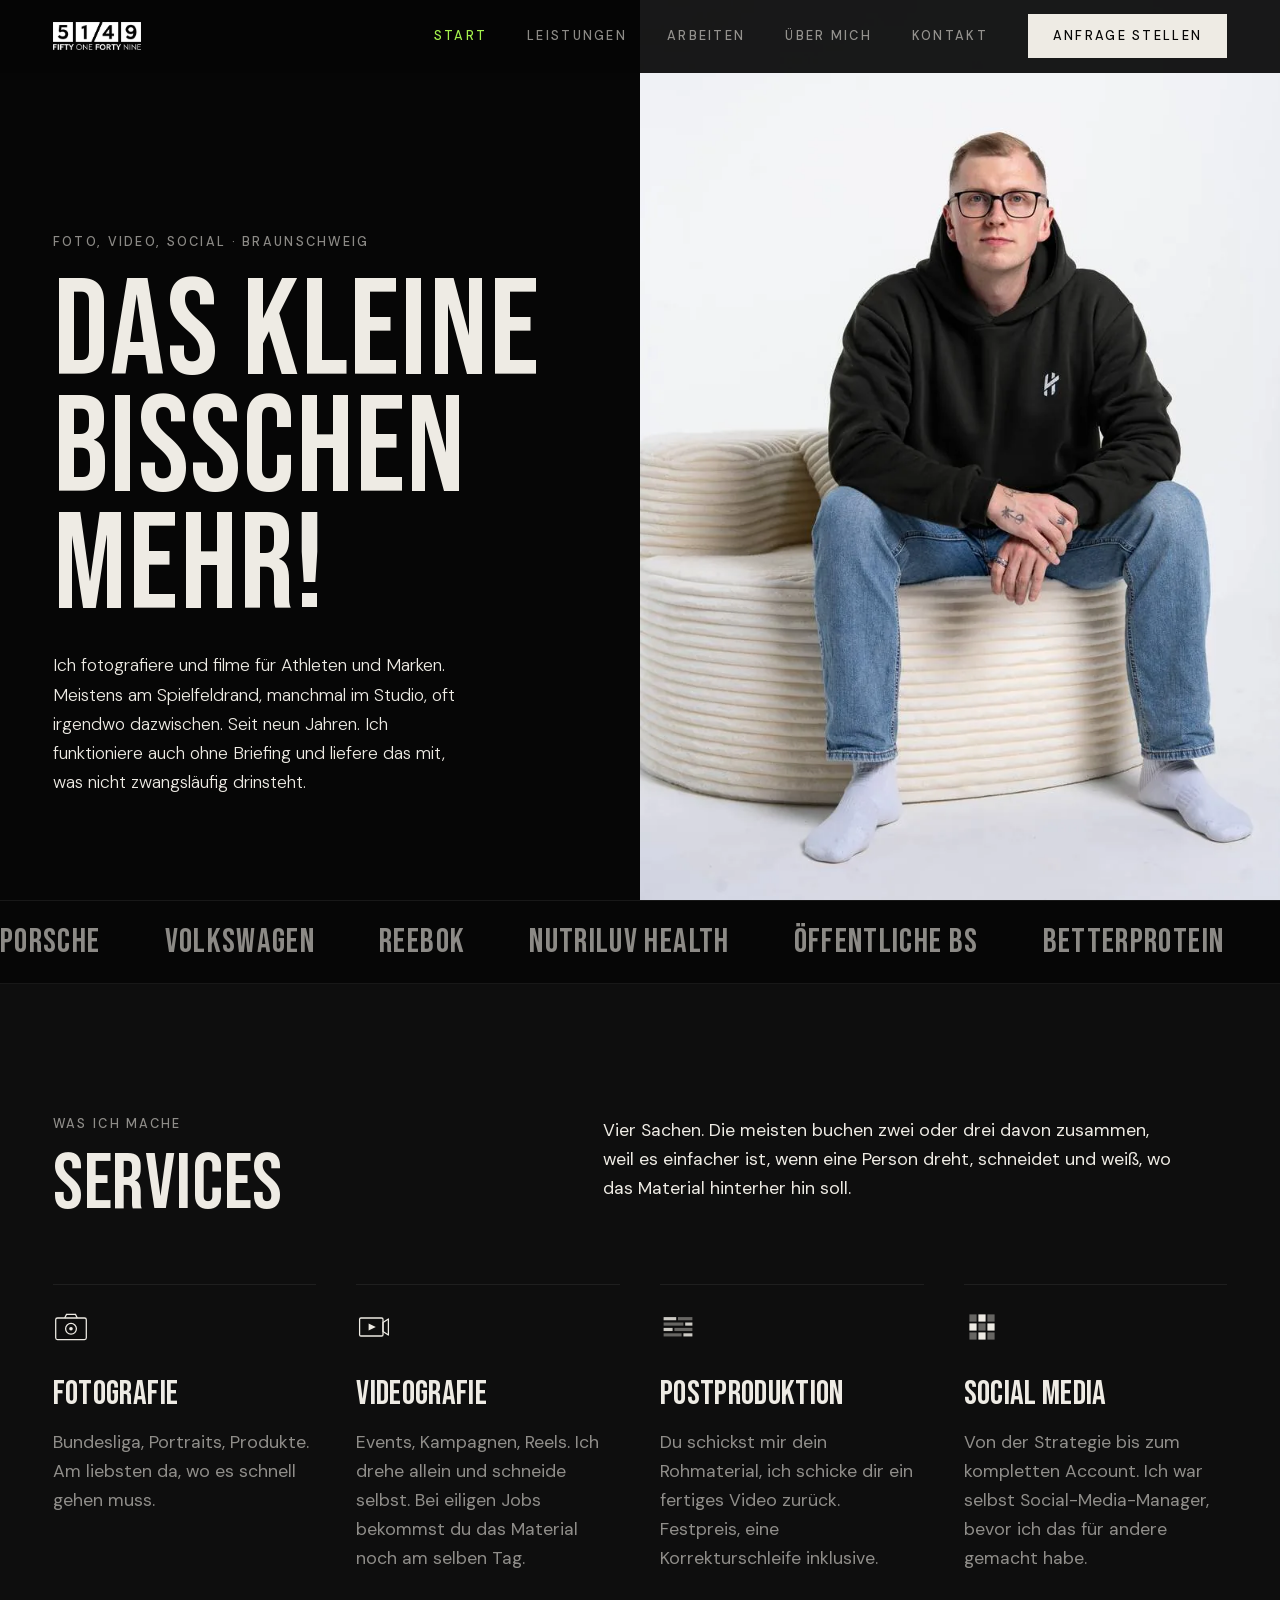
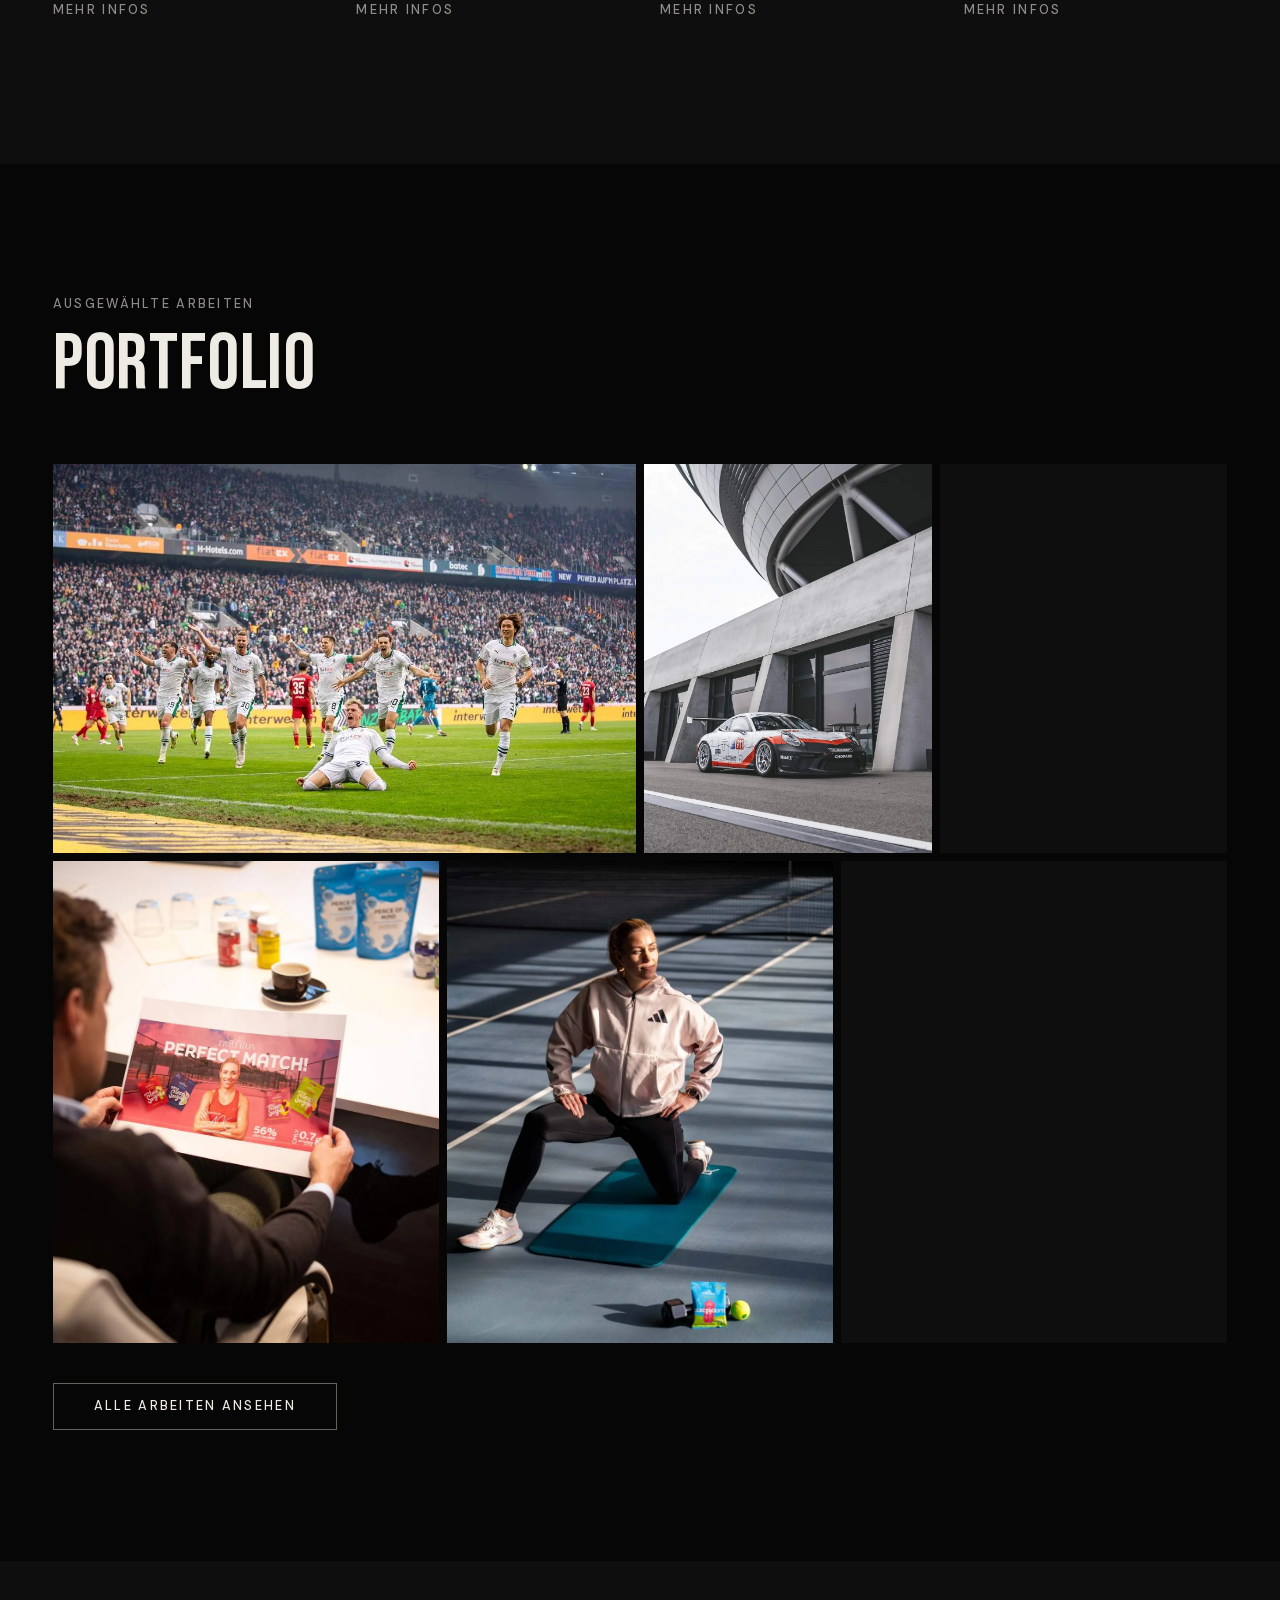
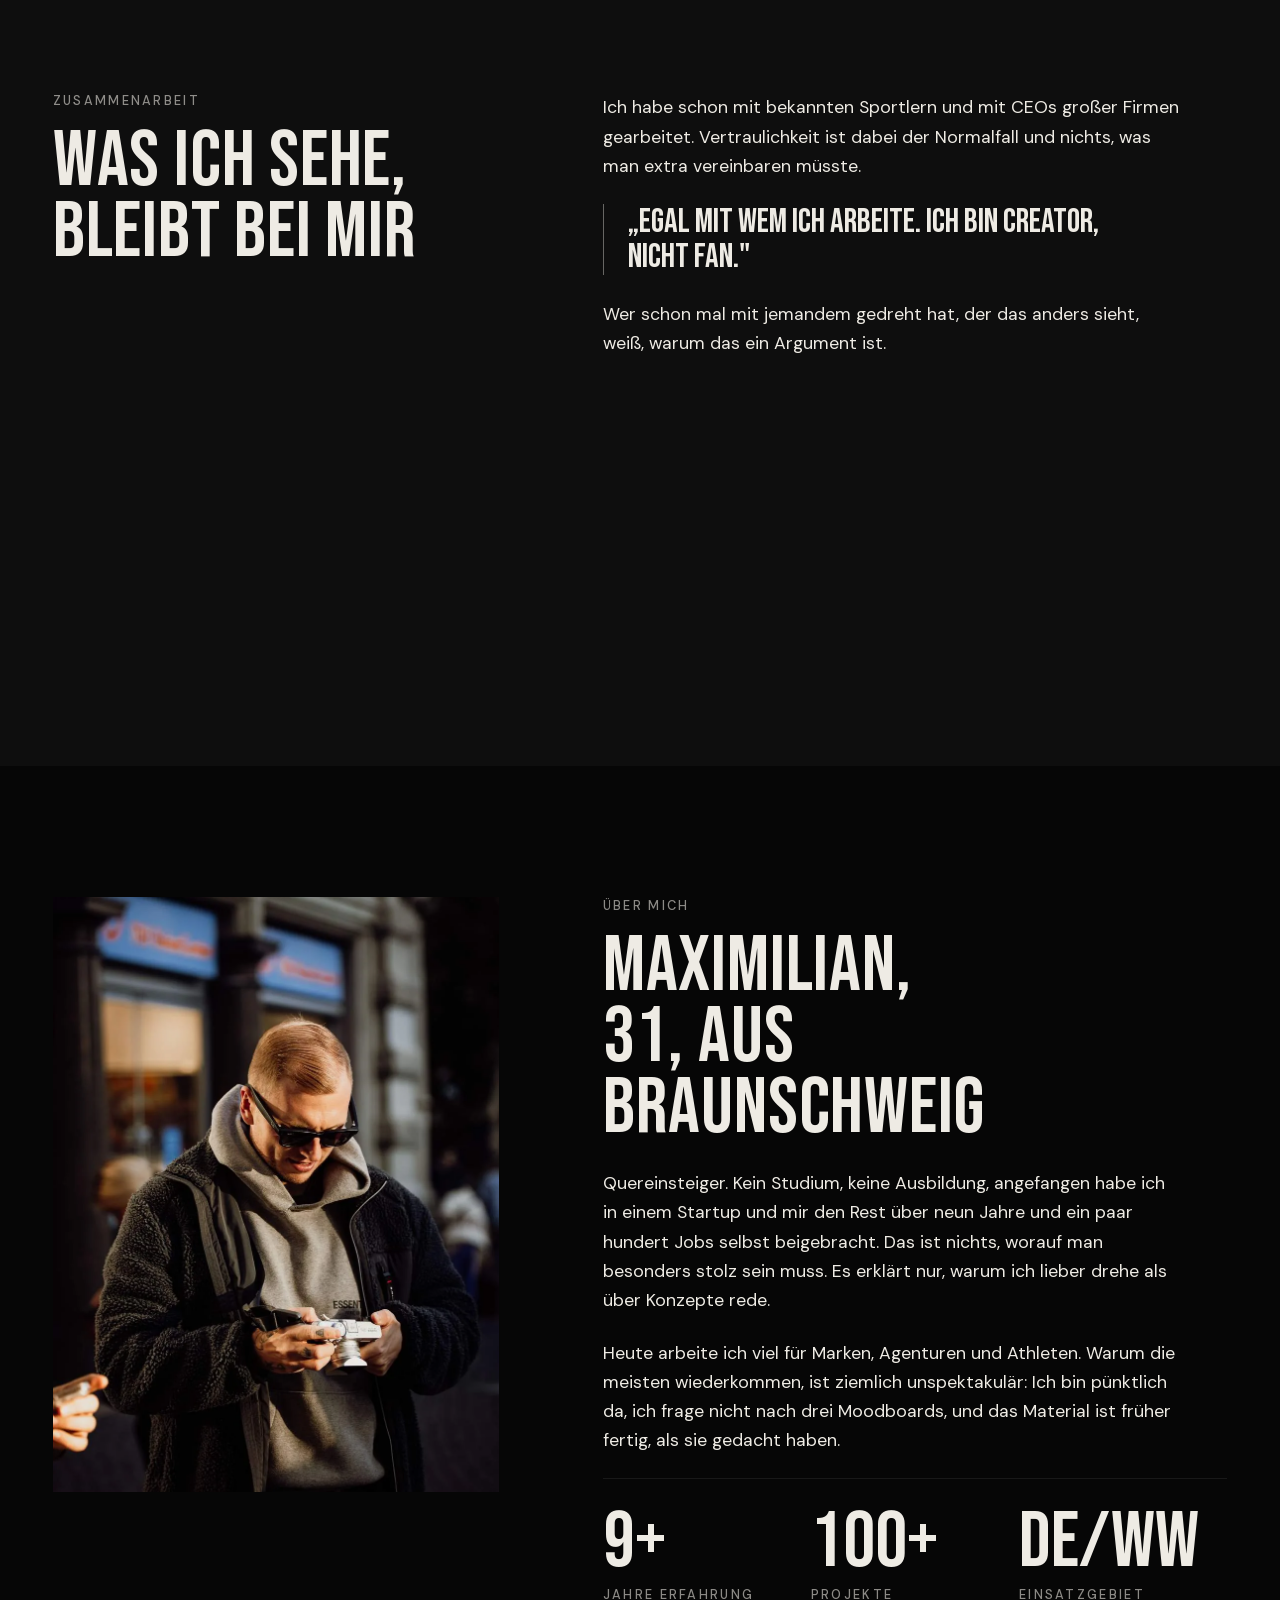
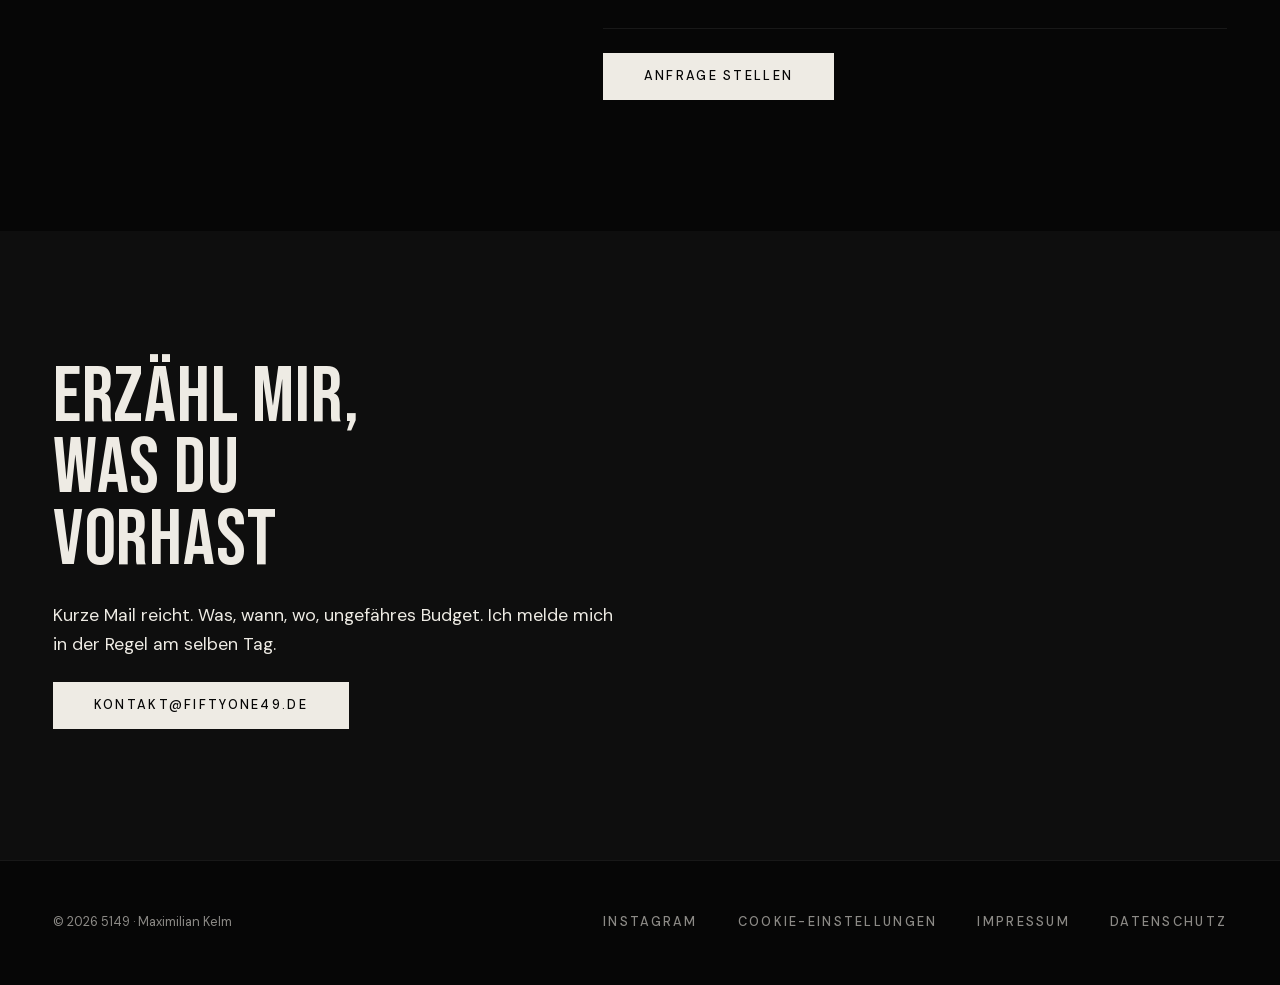
<file: index.html>
<!DOCTYPE html>
<html lang="de">
<head>
<meta charset="utf-8">
<meta name="viewport" content="width=device-width, initial-scale=1">
<title>5149 · Maximilian Kelm | Foto, Video und Social aus Braunschweig</title>
<meta name="description" content="Fotograf und Videograf aus Braunschweig. Sport, Portraits, Marken. Ich drehe allein, schneide selbst und liefere bei eiligen Jobs am selben Tag.">
<link rel="canonical" href="https://fiftyone49.de/">
<meta name="theme-color" content="#060606">
<meta property="og:type" content="website">
<meta property="og:locale" content="de_DE">
<meta property="og:site_name" content="5149 · Maximilian Kelm">
<meta property="og:url" content="https://fiftyone49.de/">
<meta property="og:title" content="5149 · Maximilian Kelm | Foto, Video und Social aus Braunschweig">
<meta property="og:description" content="Fotograf und Videograf aus Braunschweig. Sport, Portraits, Marken. Ich drehe allein, schneide selbst und liefere bei eiligen Jobs am selben Tag.">
<meta property="og:image" content="https://fiftyone49.de/og-image.jpg">
<meta property="og:image:width" content="1200">
<meta property="og:image:height" content="630">
<meta name="twitter:card" content="summary_large_image">
<meta name="twitter:title" content="5149 · Maximilian Kelm | Foto, Video und Social aus Braunschweig">
<meta name="twitter:description" content="Fotograf und Videograf aus Braunschweig. Sport, Portraits, Marken. Ich drehe allein, schneide selbst und liefere bei eiligen Jobs am selben Tag.">
<meta name="twitter:image" content="https://fiftyone49.de/og-image.jpg">
<link rel="preload" href="/assets/fonts/bebas-neue-400-latin.woff2" as="font" type="font/woff2" crossorigin>
<link rel="preload" href="/assets/fonts/dm-sans-300-500-latin.woff2" as="font" type="font/woff2" crossorigin>
<link rel="stylesheet" href="/assets/css/style.css">
<script src="/assets/js/main.js" defer></script>
<script src="/assets/js/consent.js" defer></script>
<script type="application/ld+json">
{
  "@context": "https://schema.org",
  "@type": "ProfessionalService",
  "name": "5149 – Maximilian Kelm",
  "description": "Fotograf und Videograf aus Braunschweig. Sport, Portraits, Marken. Ich drehe allein, schneide selbst und liefere bei eiligen Jobs am selben Tag.",
  "url": "https://fiftyone49.de/",
  "image": "https://fiftyone49.de/og-image.jpg",
  "logo": "https://fiftyone49.de/images/logo.png",
  "email": "kontakt@fiftyone49.de",
  "founder": { "@type": "Person", "name": "Maximilian Kelm" },
  "address": {
    "@type": "PostalAddress",
    "streetAddress": "Korfesstraße 7",
    "postalCode": "38104",
    "addressLocality": "Braunschweig",
    "addressCountry": "DE"
  },
  "areaServed": [
    { "@type": "Country", "name": "Deutschland" },
    { "@type": "Place", "name": "Weltweit" }
  ],
  "sameAs": ["https://www.instagram.com/fiftyone_49/"]
}
</script>
</head>
<body>
<a class="skip-link" href="#inhalt">Zum Inhalt springen</a>
<header class="site-header">
  <div class="site-header__inner wrap">
    <a class="site-logo" href="/" aria-label="5149, zur Startseite"><picture><source srcset="/images/logo.webp" type="image/webp"><img src="/images/logo.png" width="245" height="78" alt=""></picture></a>
    <nav class="nav">
      <ul class="nav__list">
        <li><a class="ui-link" href="/">Start</a></li>
        <li><a class="ui-link" href="/leistungen.html">Leistungen</a></li>
        <li><a class="ui-link" href="/arbeiten.html">Arbeiten</a></li>
        <li><a class="ui-link" href="/#ueber-mich">Über mich</a></li>
        <li><a class="ui-link" href="/#kontakt">Kontakt</a></li>
      </ul>
      <a class="btn btn--primary btn--small" href="/#kontakt">Anfrage stellen</a>
    </nav>
    <button class="burger" type="button" aria-expanded="false" aria-controls="menu" aria-label="Menü öffnen"><span class="burger__line"></span><span class="burger__line"></span></button>
  </div>
</header>
<div class="menu" id="menu">
  <ul class="menu__list">
    <li><a class="menu__link" href="/">Start</a></li>
    <li><a class="menu__link" href="/leistungen.html">Leistungen</a></li>
    <li><a class="menu__link" href="/arbeiten.html">Arbeiten</a></li>
    <li><a class="menu__link" href="/#ueber-mich">Über mich</a></li>
    <li><a class="menu__link" href="/#kontakt">Kontakt</a></li>
  </ul>
  <a class="btn btn--primary" href="/#kontakt">Anfrage stellen</a>
</div>

<main id="inhalt" tabindex="-1">

  <section class="hero">
    <div class="hero__text">
      <p class="t-label">Foto, Video, Social · Braunschweig</p>
      <h1 class="t-hero">Das kleine<br>bisschen<br>mehr!</h1>
      <p class="hero__intro t-light">Ich fotografiere und filme für Athleten und Marken. Meistens am Spielfeldrand, manchmal im Studio, oft irgendwo dazwischen. Seit neun Jahren. Ich funktioniere auch ohne Briefing und liefere das mit, was nicht zwangsläufig drinsteht.</p>
    </div>
    <div class="hero__media">
      <picture><source srcset="/images/hero.webp" type="image/webp"><img src="/images/hero.jpg" width="900" height="1125" alt="Maximilian Kelm" loading="eager" fetchpriority="high"></picture>
    </div>
  </section>

  <div class="marquee">
    <div class="marquee__track">
      <ul class="marquee__list">
        <li>Porsche</li><li>Volkswagen</li><li>Reebok</li><li>NutriLuv Health</li><li>Öffentliche BS</li><li>BetterProtein</li><li>Rehband</li><li>ThePace</li><li>Reboots</li>
      </ul>
      <ul class="marquee__list" aria-hidden="true">
        <li>Porsche</li><li>Volkswagen</li><li>Reebok</li><li>NutriLuv Health</li><li>Öffentliche BS</li><li>BetterProtein</li><li>Rehband</li><li>ThePace</li><li>Reboots</li>
      </ul>
    </div>
  </div>

  <section class="section section--gray" id="services">
    <div class="wrap">
      <div class="section-head section-head--split reveal">
        <div class="stack stack--tight">
          <p class="t-label">Was ich mache</p>
          <h2 class="t-h2">Services</h2>
        </div>
        <p class="measure">Vier Sachen. Die meisten buchen zwei oder drei davon zusammen, weil es einfacher ist, wenn eine Person dreht, schneidet und weiß, wo das Material hinterher hin soll.</p>
      </div>
      <ul class="grid grid--4 cards reveal" role="list">
        <li class="card">
          <svg class="card__icon" viewBox="0 0 40 40" fill="none" xmlns="http://www.w3.org/2000/svg" aria-hidden="true" focusable="false">
            <rect x="3" y="10" width="34" height="24" rx="2" stroke="currentColor" stroke-width="1.4"/>
            <path d="M13 10 L15 6 L25 6 L27 10" stroke="currentColor" stroke-width="1.4" fill="none"/>
            <circle cx="20" cy="22" r="6" stroke="currentColor" stroke-width="1.4"/>
            <circle cx="20" cy="22" r="2" fill="currentColor"/>
          </svg>
          <h3 class="t-h3" id="svc-fotografie">Fotografie</h3>
          <p class="t-muted">Bundesliga, Portraits, Produkte. Am liebsten da, wo es schnell gehen muss.</p>
          <a class="ui-link card__link" href="/leistungen.html#fotografie" aria-describedby="svc-fotografie">Mehr Infos</a>
        </li>
        <li class="card">
          <svg class="card__icon" viewBox="0 0 40 40" fill="none" xmlns="http://www.w3.org/2000/svg" aria-hidden="true" focusable="false">
            <rect x="4" y="10" width="26" height="20" rx="1.5" stroke="currentColor" stroke-width="1.4"/>
            <polygon points="30,15 36,11 36,29 30,25" stroke="currentColor" stroke-width="1.4" fill="none" stroke-linejoin="round"/>
            <polygon points="14,16 14,24 22,20" fill="currentColor"/>
          </svg>
          <h3 class="t-h3" id="svc-videografie">Videografie</h3>
          <p class="t-muted">Events, Kampagnen, Reels. Ich drehe allein und schneide selbst. Bei eiligen Jobs bekommst du das Material noch am selben Tag.</p>
          <a class="ui-link card__link" href="/leistungen.html#videografie" aria-describedby="svc-videografie">Mehr Infos</a>
        </li>
        <li class="card">
          <svg class="card__icon" viewBox="0 0 40 40" fill="none" xmlns="http://www.w3.org/2000/svg" aria-hidden="true" focusable="false">
            <rect x="4" y="9" width="14" height="3.5" fill="currentColor" opacity="0.85"/>
            <rect x="20" y="9" width="16" height="3.5" fill="currentColor" opacity="0.4"/>
            <rect x="4" y="15" width="22" height="3.5" fill="currentColor" opacity="0.4"/>
            <rect x="28" y="15" width="8" height="3.5" fill="currentColor" opacity="0.85"/>
            <rect x="4" y="21" width="10" height="3.5" fill="currentColor" opacity="0.85"/>
            <rect x="16" y="21" width="20" height="3.5" fill="currentColor" opacity="0.4"/>
            <rect x="4" y="27" width="20" height="3.5" fill="currentColor" opacity="0.4"/>
            <rect x="26" y="27" width="10" height="3.5" fill="currentColor" opacity="0.85"/>
          </svg>
          <h3 class="t-h3" id="svc-postproduktion">Postproduktion</h3>
          <p class="t-muted">Du schickst mir dein Rohmaterial, ich schicke dir ein fertiges Video zurück. Festpreis, eine Korrekturschleife inklusive.</p>
          <a class="ui-link card__link" href="/leistungen.html#postproduktion" aria-describedby="svc-postproduktion">Mehr Infos</a>
        </li>
        <li class="card">
          <svg class="card__icon" viewBox="0 0 40 40" fill="none" xmlns="http://www.w3.org/2000/svg" aria-hidden="true" focusable="false">
            <rect x="6" y="6" width="8" height="8" fill="currentColor" opacity="0.4"/>
            <rect x="16" y="6" width="8" height="8" fill="currentColor"/>
            <rect x="26" y="6" width="8" height="8" fill="currentColor" opacity="0.4"/>
            <rect x="6" y="16" width="8" height="8" fill="currentColor"/>
            <rect x="16" y="16" width="8" height="8" fill="currentColor" opacity="0.4"/>
            <rect x="26" y="16" width="8" height="8" fill="currentColor"/>
            <rect x="6" y="26" width="8" height="8" fill="currentColor" opacity="0.4"/>
            <rect x="16" y="26" width="8" height="8" fill="currentColor"/>
            <rect x="26" y="26" width="8" height="8" fill="currentColor" opacity="0.4"/>
          </svg>
          <h3 class="t-h3" id="svc-socialmedia">Social Media</h3>
          <p class="t-muted">Von der Strategie bis zum kompletten Account. Ich war selbst Social-Media-Manager, bevor ich das für andere gemacht habe.</p>
          <a class="ui-link card__link" href="/leistungen.html#socialmedia" aria-describedby="svc-socialmedia">Mehr Infos</a>
        </li>
      </ul>
    </div>
  </section>

  <section class="section" id="portfolio">
    <div class="wrap">
      <div class="section-head reveal">
        <p class="t-label">Ausgewählte Arbeiten</p>
        <h2 class="t-h2">Portfolio</h2>
      </div>
      <div class="pf reveal">
        <figure class="media media--landscape">
          <picture><source srcset="/images/auftrag-bmg.webp" type="image/webp"><img class="op-60" src="/images/auftrag-bmg.jpg" width="1000" height="667" alt="BMG" loading="lazy" decoding="async"></picture>
          <figcaption class="media__caption"><span class="media__title">BMG vs Köln</span></figcaption>
        </figure>
        <figure class="media media--third">
          <picture><source srcset="/images/auftrag-porsche.webp" type="image/webp"><img class="op-80" src="/images/auftrag-porsche.jpg" width="1000" height="1500" alt="Porsche GT3" loading="lazy" decoding="async"></picture>
          <figcaption class="media__caption"><span class="media__title">Porsche GT3 Cup</span></figcaption>
        </figure>
        <figure class="media media--third">
          <picture><source srcset="/images/auftrag-oslo.webp" type="image/webp"><img class="op-30" src="/images/auftrag-oslo.jpg" width="700" height="875" alt="Oslo" loading="lazy" decoding="async"></picture>
          <figcaption class="media__caption"><span class="media__title">BetterProtein</span></figcaption>
        </figure>
        <figure class="media">
          <picture><source srcset="/images/auftrag-kerber.webp" type="image/webp"><img class="op-30" src="/images/auftrag-kerber.jpg" width="900" height="1125" alt="Kerber" loading="lazy" decoding="async"></picture>
          <figcaption class="media__caption"><span class="media__title">Kerber Campaign</span></figcaption>
        </figure>
        <figure class="media">
          <picture><source srcset="/images/auftrag-kerber-training.webp" type="image/webp"><img class="op-25" src="/images/auftrag-kerber-training.jpg" width="900" height="1124" alt="Kerber Training" loading="lazy" decoding="async"></picture>
          <figcaption class="media__caption"><span class="media__title">Kerber Training</span></figcaption>
        </figure>
        <figure class="media media--span-md">
          <picture><source srcset="/images/auftrag-sport.webp" type="image/webp"><img class="op-15" src="/images/auftrag-sport.jpg" width="900" height="1124" alt="Sport" loading="lazy" decoding="async"></picture>
          <figcaption class="media__caption"><span class="media__title">Athlete Content</span></figcaption>
        </figure>
      </div>
      <p class="pf__more reveal"><a class="btn btn--ghost btn--block-mobile" href="/arbeiten.html">Alle Arbeiten ansehen</a></p>
    </div>
  </section>

  <section class="section section--gray" id="vertrauen">
    <div class="wrap split">
      <div class="stack stack--tight reveal">
        <p class="t-label">Zusammenarbeit</p>
        <h2 class="t-h2">Was ich sehe,<br>bleibt bei mir</h2>
      </div>
      <div class="stack reveal">
        <p class="measure">Ich habe schon mit bekannten Sportlern und mit CEOs großer Firmen gearbeitet. Vertraulichkeit ist dabei der Normalfall und nichts, was man extra vereinbaren müsste.</p>
        <blockquote class="quote measure"><p>„Egal mit wem ich arbeite. Ich bin Creator, nicht Fan."</p></blockquote>
        <p class="measure">Wer schon mal mit jemandem gedreht hat, der das anders sieht, weiß, warum das ein Argument ist.</p>
        <div class="trio">
          <div class="media media--portrait"><picture><source srcset="/images/trust-luca-netz.webp" type="image/webp"><img class="op-20" src="/images/trust-luca-netz.jpg" width="600" height="900" alt="Luca Netz" loading="lazy" decoding="async"></picture></div>
          <div class="media media--portrait"><picture><source srcset="/images/trust-kerber-lab.webp" type="image/webp"><img src="/images/trust-kerber-lab.jpg" width="600" height="749" alt="Kerber Lab" loading="lazy" decoding="async"></picture></div>
          <div class="media media--portrait"><picture><source srcset="/images/trust-vw-event.webp" type="image/webp"><img class="op-20" src="/images/trust-vw-event.jpg" width="600" height="750" alt="VW Event" loading="lazy" decoding="async"></picture></div>
        </div>
      </div>
    </div>
  </section>

  <section class="section" id="ueber-mich">
    <div class="wrap split">
      <div class="media about__media reveal">
        <picture><source srcset="/images/about.webp" type="image/webp"><img class="op-35" src="/images/about.jpg" width="900" height="1349" alt="Maximilian Kelm" loading="lazy" decoding="async"></picture>
      </div>
      <div class="stack reveal">
        <div class="stack stack--tight">
          <p class="t-label">Über mich</p>
          <h2 class="t-h2">Maximilian,<br>31, aus<br>Braunschweig</h2>
        </div>
        <p class="measure">Quereinsteiger. Kein Studium, keine Ausbildung, angefangen habe ich in einem Startup und mir den Rest über neun Jahre und ein paar hundert Jobs selbst beigebracht. Das ist nichts, worauf man besonders stolz sein muss. Es erklärt nur, warum ich lieber drehe als über Konzepte rede.</p>
        <p class="measure">Heute arbeite ich viel für Marken, Agenturen und Athleten. Warum die meisten wiederkommen, ist ziemlich unspektakulär: Ich bin pünktlich da, ich frage nicht nach drei Moodboards, und das Material ist früher fertig, als sie gedacht haben.</p>
        <dl class="stats">
          <div class="stat"><dt class="t-label">Jahre Erfahrung</dt><dd class="stat__num">9+</dd></div>
          <div class="stat"><dt class="t-label">Projekte</dt><dd class="stat__num">100+</dd></div>
          <div class="stat"><dt class="t-label">Einsatzgebiet</dt><dd class="stat__num">DE/WW</dd></div>
        </dl>
        <p><a class="btn btn--primary btn--block-mobile" href="#kontakt">Anfrage stellen</a></p>
      </div>
    </div>
  </section>

  <section class="section section--gray" id="kontakt">
    <div class="wrap stack reveal">
      <h2 class="t-h2">Erzähl mir,<br>was du<br>vorhast</h2>
      <p class="measure">Kurze Mail reicht. Was, wann, wo, ungefähres Budget. Ich melde mich in der Regel am selben Tag.</p>
      <p><a class="btn btn--primary btn--block-mobile" href="mailto:kontakt@fiftyone49.de">kontakt@fiftyone49.de</a></p>
    </div>
  </section>

</main>

<footer class="site-footer">
  <div class="site-footer__inner wrap">
    <p class="site-footer__copy">© <span data-year>2026</span> 5149 · Maximilian Kelm</p>
    <ul class="site-footer__list">
      <li><a class="ui-link" href="https://www.instagram.com/fiftyone_49/" target="_blank" rel="noopener" aria-label="Instagram von 5149, öffnet in neuem Tab">Instagram</a></li>
      <li><button class="ui-link" type="button" data-consent-reset>Cookie-Einstellungen</button></li>
      <li><a class="ui-link" href="/impressum.html">Impressum</a></li>
      <li><a class="ui-link" href="/datenschutz.html">Datenschutz</a></li>
    </ul>
  </div>
</footer>
</body>
</html>
</file>
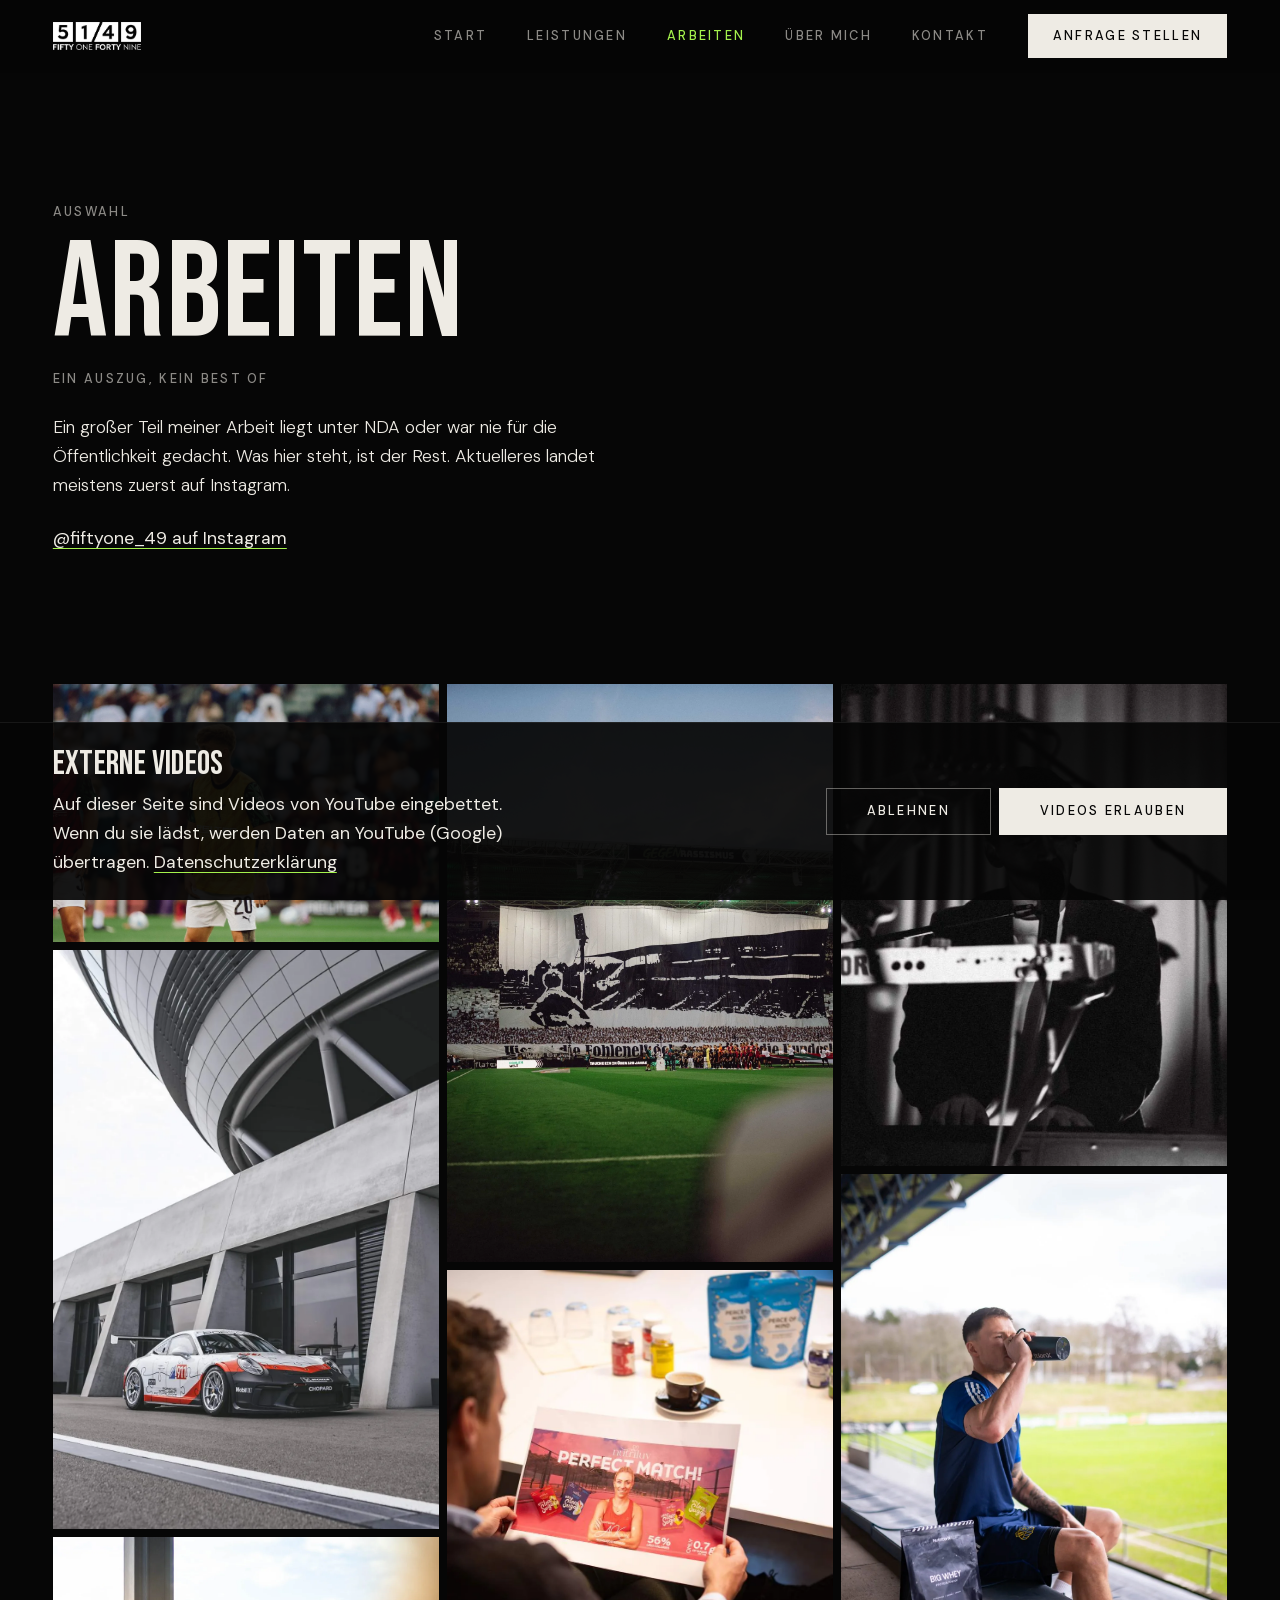
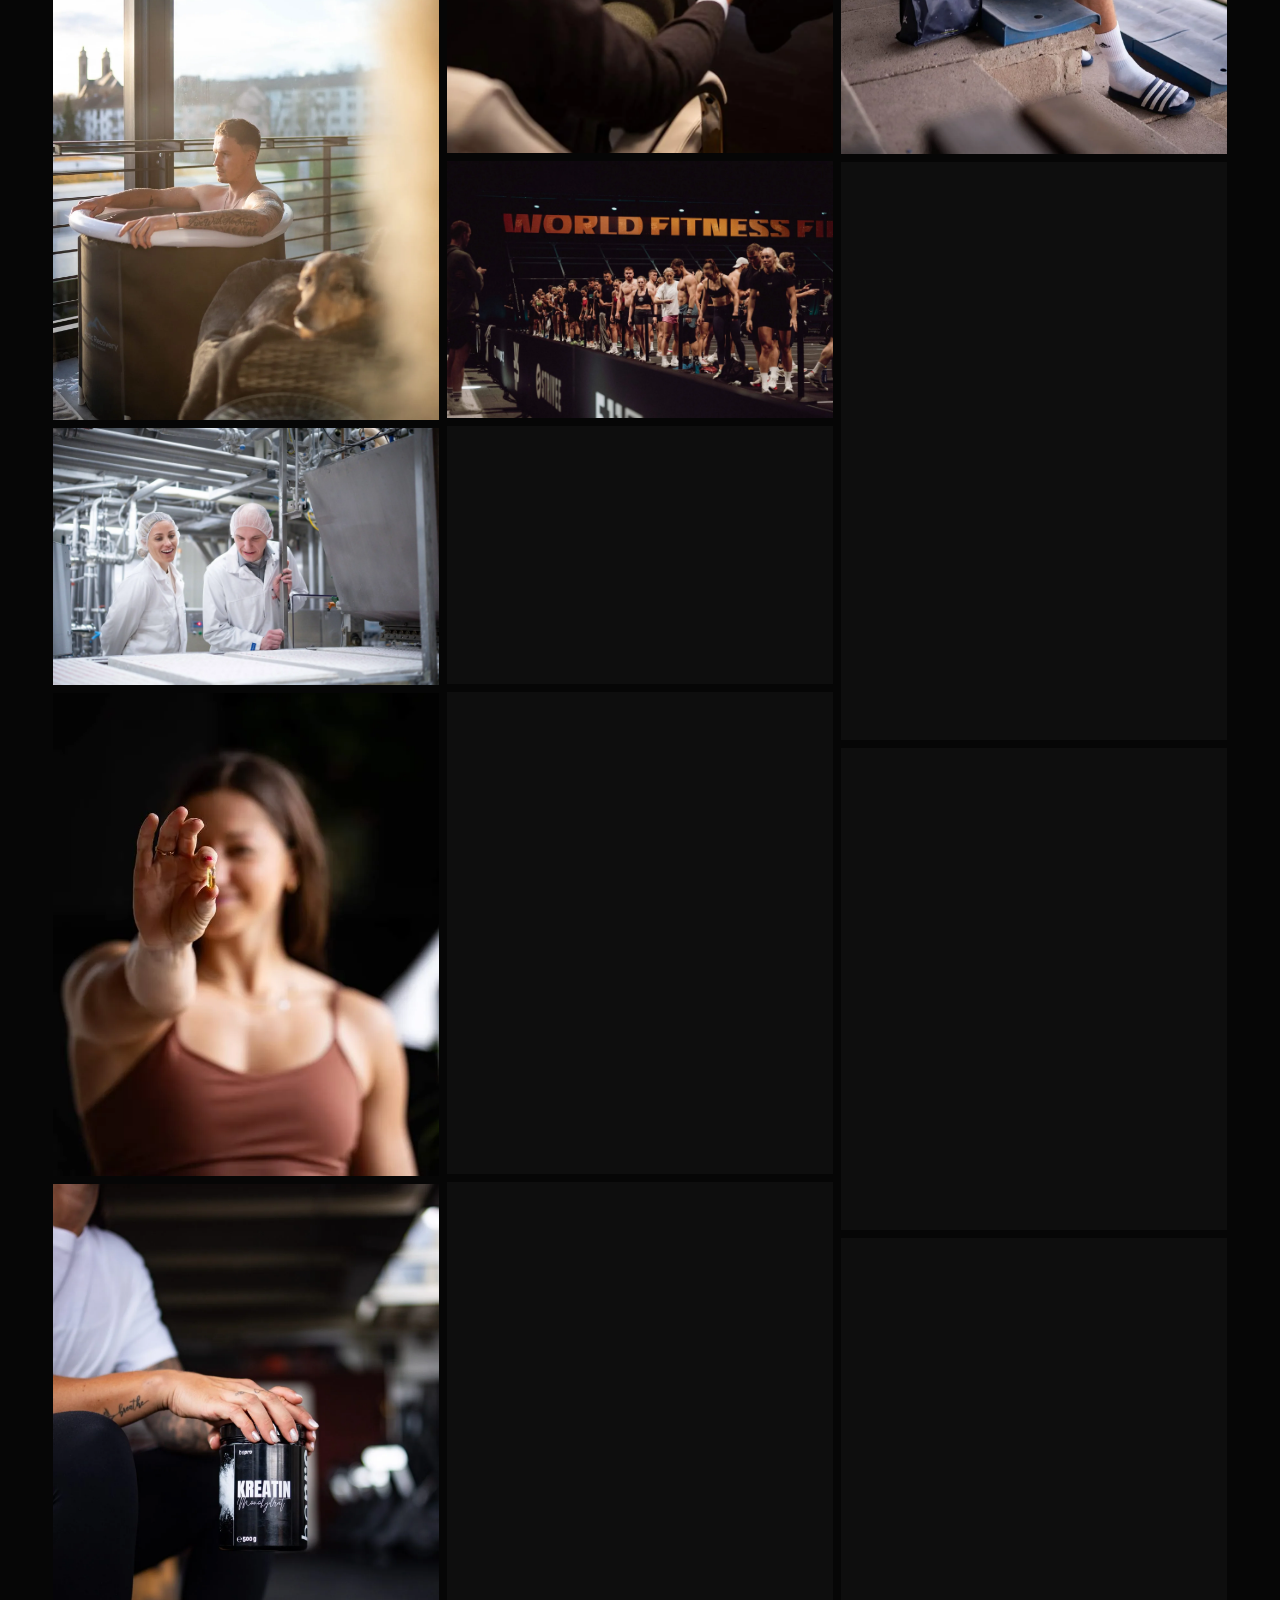
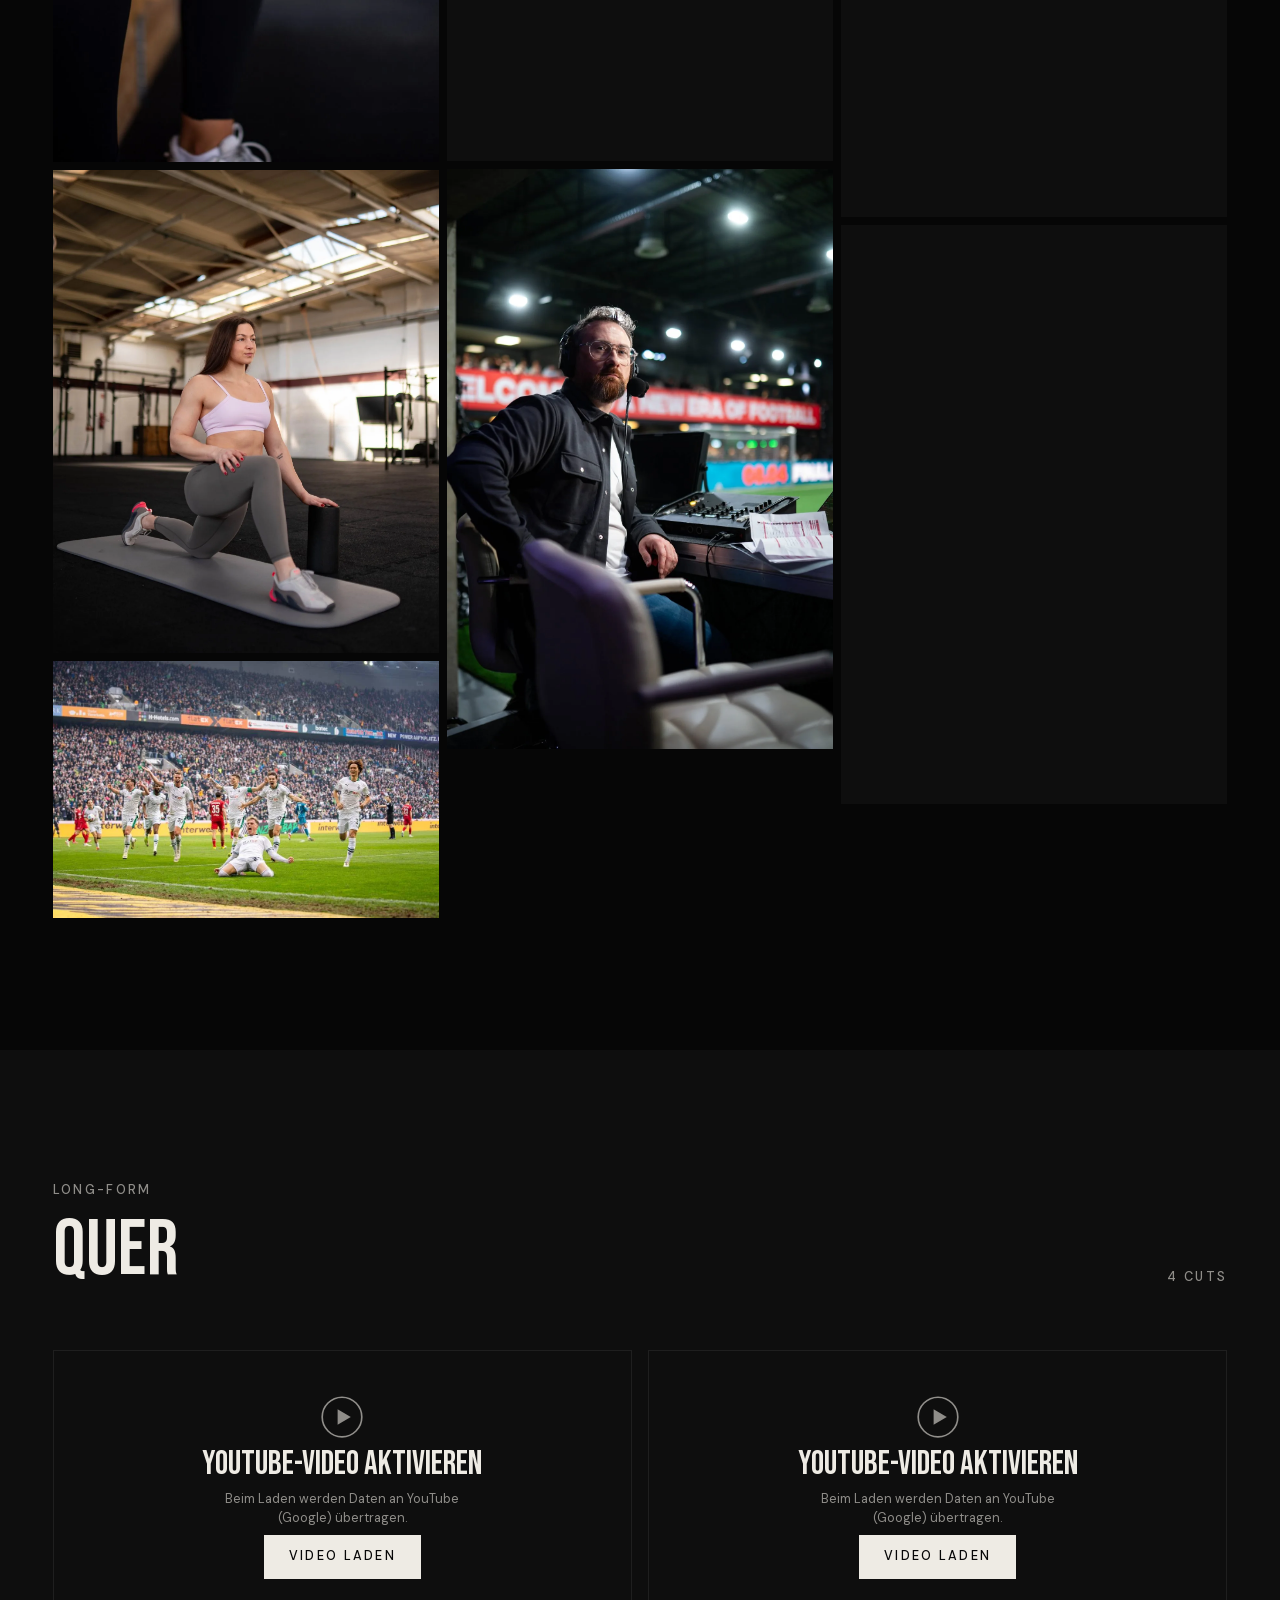
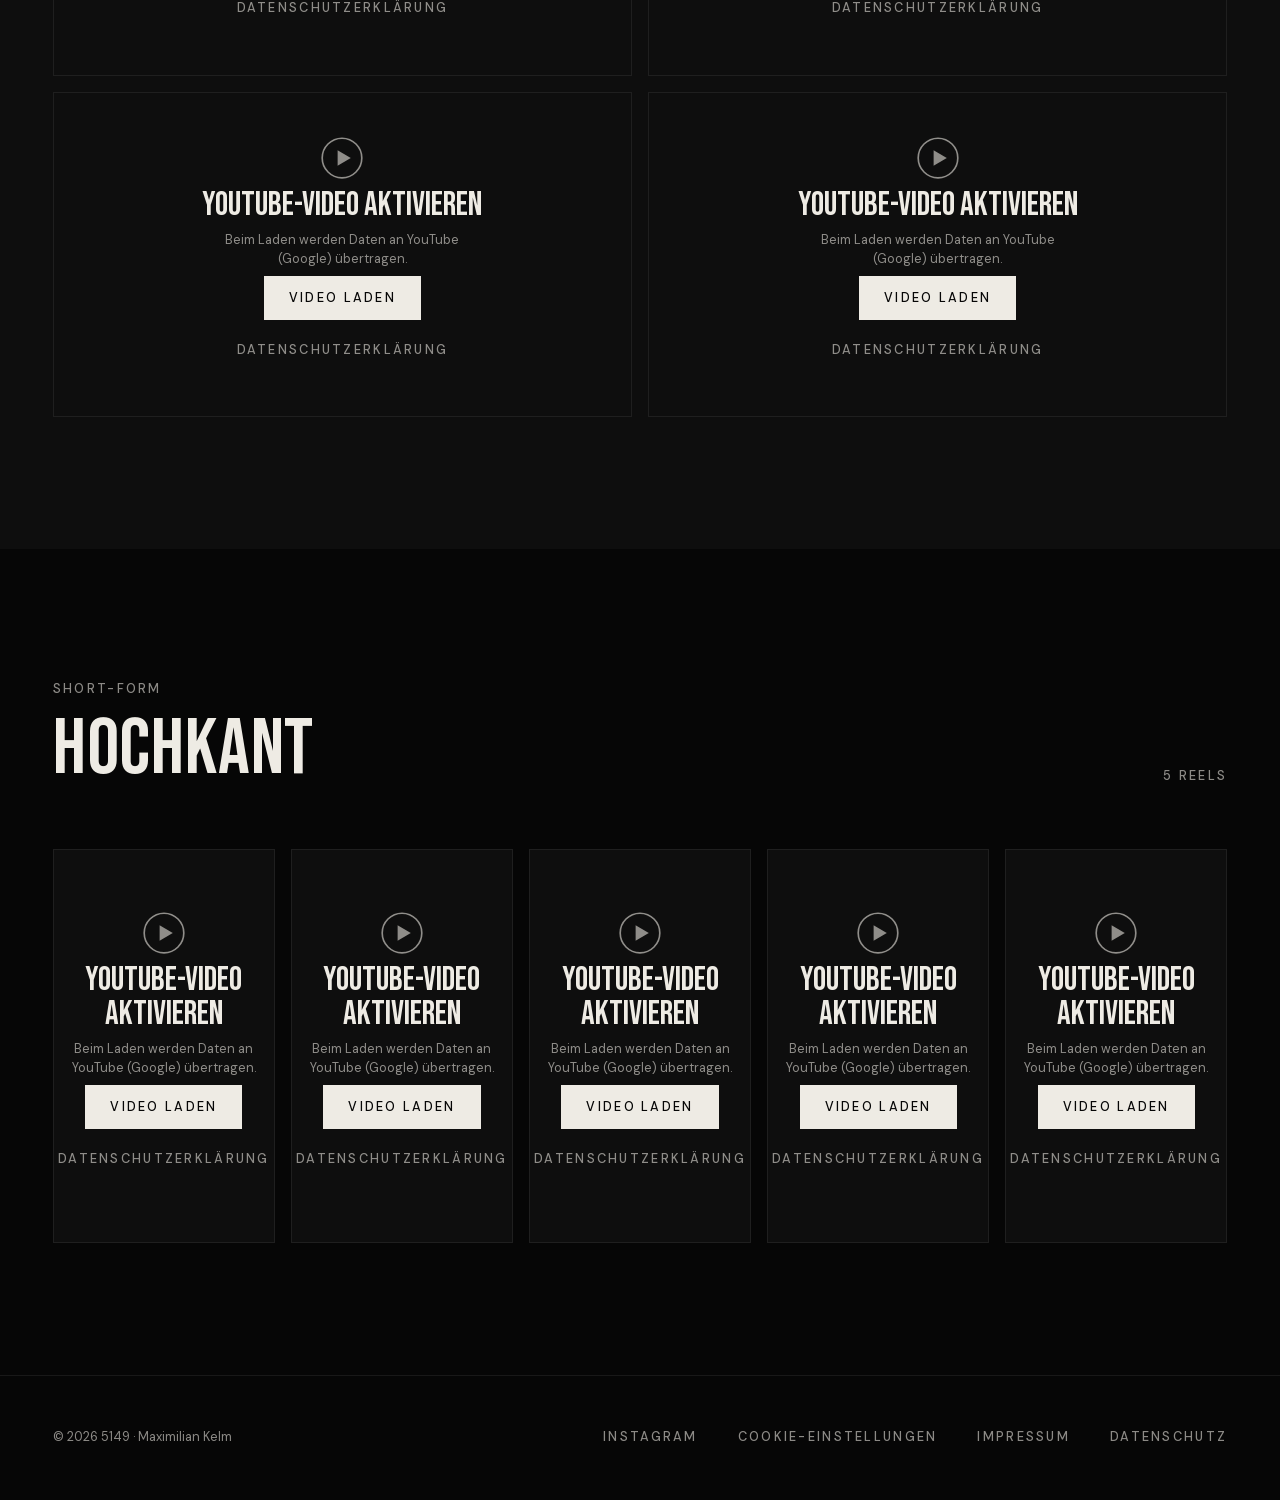
<file: arbeiten.html>
<!DOCTYPE html>
<html lang="de">
<head>
<meta charset="utf-8">
<meta name="viewport" content="width=device-width, initial-scale=1">
<title>Arbeiten · Portfolio | 5149 Maximilian Kelm</title>
<meta name="description" content="Ausgewählte Fotos und Videos aus neun Jahren. Bundesliga, Baller League und Kampagnen für Marken.">
<link rel="canonical" href="https://fiftyone49.de/arbeiten.html">
<meta name="theme-color" content="#060606">
<meta property="og:type" content="website">
<meta property="og:locale" content="de_DE">
<meta property="og:site_name" content="5149 · Maximilian Kelm">
<meta property="og:url" content="https://fiftyone49.de/arbeiten.html">
<meta property="og:title" content="Arbeiten · Portfolio | 5149 Maximilian Kelm">
<meta property="og:description" content="Ausgewählte Fotos und Videos aus neun Jahren. Bundesliga, Baller League und Kampagnen für Marken.">
<meta property="og:image" content="https://fiftyone49.de/og-image.jpg">
<meta property="og:image:width" content="1200">
<meta property="og:image:height" content="630">
<meta name="twitter:card" content="summary_large_image">
<meta name="twitter:title" content="Arbeiten · Portfolio | 5149 Maximilian Kelm">
<meta name="twitter:description" content="Ausgewählte Fotos und Videos aus neun Jahren. Bundesliga, Baller League und Kampagnen für Marken.">
<meta name="twitter:image" content="https://fiftyone49.de/og-image.jpg">
<link rel="preload" href="/assets/fonts/bebas-neue-400-latin.woff2" as="font" type="font/woff2" crossorigin>
<link rel="preload" href="/assets/fonts/dm-sans-300-500-latin.woff2" as="font" type="font/woff2" crossorigin>
<link rel="stylesheet" href="/assets/css/style.css">
<script src="/assets/js/main.js" defer></script>
<script src="/assets/js/consent.js" defer></script>
</head>
<body>
<a class="skip-link" href="#inhalt">Zum Inhalt springen</a>
<header class="site-header">
  <div class="site-header__inner wrap">
    <a class="site-logo" href="/" aria-label="5149, zur Startseite"><picture><source srcset="/images/logo.webp" type="image/webp"><img src="/images/logo.png" width="245" height="78" alt=""></picture></a>
    <nav class="nav">
      <ul class="nav__list">
        <li><a class="ui-link" href="/">Start</a></li>
        <li><a class="ui-link" href="/leistungen.html">Leistungen</a></li>
        <li><a class="ui-link" href="/arbeiten.html">Arbeiten</a></li>
        <li><a class="ui-link" href="/#ueber-mich">Über mich</a></li>
        <li><a class="ui-link" href="/#kontakt">Kontakt</a></li>
      </ul>
      <a class="btn btn--primary btn--small" href="/#kontakt">Anfrage stellen</a>
    </nav>
    <button class="burger" type="button" aria-expanded="false" aria-controls="menu" aria-label="Menü öffnen"><span class="burger__line"></span><span class="burger__line"></span></button>
  </div>
</header>
<div class="menu" id="menu">
  <ul class="menu__list">
    <li><a class="menu__link" href="/">Start</a></li>
    <li><a class="menu__link" href="/leistungen.html">Leistungen</a></li>
    <li><a class="menu__link" href="/arbeiten.html">Arbeiten</a></li>
    <li><a class="menu__link" href="/#ueber-mich">Über mich</a></li>
    <li><a class="menu__link" href="/#kontakt">Kontakt</a></li>
  </ul>
  <a class="btn btn--primary" href="/#kontakt">Anfrage stellen</a>
</div>

<main id="inhalt" tabindex="-1">

  <section class="page-head">
    <div class="wrap stack">
      <div class="stack stack--tight">
        <p class="t-label">Auswahl</p>
        <h1 class="t-hero">Arbeiten</h1>
        <p class="t-label">Ein Auszug, kein Best Of</p>
      </div>
      <p class="measure t-light">Ein großer Teil meiner Arbeit liegt unter NDA oder war nie für die Öffentlichkeit gedacht. Was hier steht, ist der Rest. Aktuelleres landet meistens zuerst auf Instagram.</p>
      <p><a class="link" href="https://www.instagram.com/fiftyone_49/" target="_blank" rel="noopener">@fiftyone_49 auf Instagram</a></p>
    </div>
  </section>

  <div class="section section--flush-top">
    <div class="wrap">
      <div class="masonry">
        <figure class="media media--natural">
          <picture><source srcset="/images/foto-sport-bmg-leverkusen.webp" type="image/webp"><img src="/images/foto-sport-bmg-leverkusen.jpg" width="1800" height="1202" alt="BMG vs Bayer Leverkusen" loading="lazy" decoding="async"></picture>
          <figcaption class="media__caption"><span class="media__title">Luca Netz - Stadionbegleitung</span></figcaption>
        </figure>
        <figure class="media media--natural">
          <picture><source srcset="/images/auftrag-porsche.webp" type="image/webp"><img src="/images/auftrag-porsche.jpg" width="1000" height="1500" alt="Porsche GT3" loading="lazy" decoding="async"></picture>
          <figcaption class="media__caption"><span class="media__title">Porsche GT3 Cup</span></figcaption>
        </figure>
        <figure class="media media--natural">
          <picture><source srcset="/images/foto-people-eistonne.webp" type="image/webp"><img src="/images/foto-people-eistonne.jpg" width="1439" height="1800" alt="Eistonne Recovery" loading="lazy" decoding="async"></picture>
          <figcaption class="media__caption"><span class="media__title">Produktshooting</span></figcaption>
        </figure>
        <figure class="media media--natural">
          <picture><source srcset="/images/foto-people-kerber-stretching.webp" type="image/webp"><img src="/images/foto-people-kerber-stretching.jpg" width="1800" height="1200" alt="Dehnübung beim NutriLuv-Shooting" loading="lazy" decoding="async"></picture>
          <figcaption class="media__caption"><span class="media__title">NutriLuv Shooting</span></figcaption>
        </figure>
        <figure class="media media--natural">
          <picture><source srcset="/images/auftrag-oslo.webp" type="image/webp"><img src="/images/auftrag-oslo.jpg" width="700" height="875" alt="Oslo" loading="lazy" decoding="async"></picture>
          <figcaption class="media__caption"><span class="media__title">BetterProtein</span></figcaption>
        </figure>
        <figure class="media media--natural">
          <picture><source srcset="/images/foto-corporate-bepro-kreatin.webp" type="image/webp"><img src="/images/foto-corporate-bepro-kreatin.jpg" width="1202" height="1800" alt="BetterProtein Kreatin" loading="lazy" decoding="async"></picture>
          <figcaption class="media__caption"><span class="media__title">Kreatin Drop</span></figcaption>
        </figure>
        <figure class="media media--natural">
          <picture><source srcset="/images/foto-people-vivi.webp" type="image/webp"><img src="/images/foto-people-vivi.jpg" width="1439" height="1800" alt="Vivi Workout" loading="lazy" decoding="async"></picture>
          <figcaption class="media__caption"><span class="media__title">Vivi Social Content</span></figcaption>
        </figure>
        <figure class="media media--natural">
          <picture><source srcset="/images/auftrag-bmg.webp" type="image/webp"><img src="/images/auftrag-bmg.jpg" width="1000" height="667" alt="BMG" loading="lazy" decoding="async"></picture>
          <figcaption class="media__caption"><span class="media__title">BMG vs Köln</span></figcaption>
        </figure>
        <figure class="media media--natural">
          <picture><source srcset="/images/foto-sport-bmg-choreo.webp" type="image/webp"><img src="/images/foto-sport-bmg-choreo.jpg" width="1202" height="1800" alt="BMG Choreo Borussia Park" loading="lazy" decoding="async"></picture>
          <figcaption class="media__caption"><span class="media__title">Borussia Park</span></figcaption>
        </figure>
        <figure class="media media--natural">
          <picture><source srcset="/images/auftrag-kerber.webp" type="image/webp"><img src="/images/auftrag-kerber.jpg" width="900" height="1125" alt="Kerber" loading="lazy" decoding="async"></picture>
          <figcaption class="media__caption"><span class="media__title">Kerber Campaign</span></figcaption>
        </figure>
        <figure class="media media--natural">
          <picture><source srcset="/images/foto-event-worldfitness.webp" type="image/webp"><img src="/images/foto-event-worldfitness.jpg" width="1800" height="1200" alt="World Fitness Project" loading="lazy" decoding="async"></picture>
          <figcaption class="media__caption"><span class="media__title">World Fitness Project</span></figcaption>
        </figure>
        <figure class="media media--natural">
          <picture><source srcset="/images/foto-sport-keeper.webp" type="image/webp"><img src="/images/foto-sport-keeper.jpg" width="1800" height="1202" alt="Torwart Training" loading="lazy" decoding="async"></picture>
          <figcaption class="media__caption"><span class="media__title">DFB Pokal für den Ersten FCS</span></figcaption>
        </figure>
        <figure class="media media--natural">
          <picture><source srcset="/images/auftrag-kerber-training.webp" type="image/webp"><img src="/images/auftrag-kerber-training.jpg" width="900" height="1124" alt="Kerber Training" loading="lazy" decoding="async"></picture>
          <figcaption class="media__caption"><span class="media__title">Kerber Training</span></figcaption>
        </figure>
        <figure class="media media--natural">
          <picture><source srcset="/images/foto-people-luca-portrait.webp" type="image/webp"><img src="/images/foto-people-luca-portrait.jpg" width="1200" height="1800" alt="Luca Portrait" loading="lazy" decoding="async"></picture>
          <figcaption class="media__caption"><span class="media__title">Luca Netz</span></figcaption>
        </figure>
        <figure class="media media--natural">
          <picture><source srcset="/images/foto-event-ballerleague-kommentator.webp" type="image/webp"><img src="/images/foto-event-ballerleague-kommentator.jpg" width="1199" height="1800" alt="Kommentatoren-Couch bei der Baller League" loading="lazy" decoding="async"></picture>
          <figcaption class="media__caption"><span class="media__title">Baller League Begleitung</span></figcaption>
        </figure>
        <figure class="media media--natural">
          <picture><source srcset="/images/auftrag-pudeldame.webp" type="image/webp"><img src="/images/auftrag-pudeldame.jpg" width="900" height="1125" alt="Pudeldame" loading="lazy" decoding="async"></picture>
          <figcaption class="media__caption"><span class="media__title">Konzertbegleitung</span></figcaption>
        </figure>
        <figure class="media media--natural">
          <picture><source srcset="/images/foto-corporate-nutritionx.webp" type="image/webp"><img src="/images/foto-corporate-nutritionx.jpg" width="1200" height="1800" alt="NutritionX Stadium" loading="lazy" decoding="async"></picture>
          <figcaption class="media__caption"><span class="media__title">Produktshooting</span></figcaption>
        </figure>
        <figure class="media media--natural">
          <picture><source srcset="/images/foto-event-dfb-schweinsteiger.webp" type="image/webp"><img src="/images/foto-event-dfb-schweinsteiger.jpg" width="1202" height="1800" alt="DFB Pokal Schweinsteiger" loading="lazy" decoding="async"></picture>
          <figcaption class="media__caption"><span class="media__title">DFB Pokal</span></figcaption>
        </figure>
        <figure class="media media--natural">
          <picture><source srcset="/images/auftrag-sport.webp" type="image/webp"><img src="/images/auftrag-sport.jpg" width="900" height="1124" alt="Sport" loading="lazy" decoding="async"></picture>
          <figcaption class="media__caption"><span class="media__title">Athlete Content</span></figcaption>
        </figure>
        <figure class="media media--natural">
          <picture><source srcset="/images/foto-people-anna-aorta.webp" type="image/webp"><img src="/images/foto-people-anna-aorta.jpg" width="1200" height="1800" alt="Anna Aorta Workout" loading="lazy" decoding="async"></picture>
          <figcaption class="media__caption"><span class="media__title">Anna Social Content</span></figcaption>
        </figure>
        <figure class="media media--natural">
          <picture><source srcset="/images/foto-people-bergtour-buggy.webp" type="image/webp"><img src="/images/foto-people-bergtour-buggy.jpg" width="1200" height="1800" alt="Buggy Bergtour Spanien" loading="lazy" decoding="async"></picture>
          <figcaption class="media__caption"><span class="media__title">Luca Netz - Reisebegleitung</span></figcaption>
        </figure>
      </div>
    </div>
  </div>

  <section class="section section--gray" id="long-form">
    <div class="wrap">
      <div class="section-head section-head--row reveal">
        <div class="stack stack--tight">
          <p class="t-label">Long-Form</p>
          <h2 class="t-h2">Quer</h2>
        </div>
        <p class="t-label">4 Cuts</p>
      </div>
      <div class="videos videos--quer reveal">
        <div class="video"><div data-yt-id="qzz7JQ5Mamw" data-yt-title="Videografie Showcase 1"></div></div>
        <div class="video"><div data-yt-id="94azty7Z0uw" data-yt-title="Videografie Showcase 2"></div></div>
        <div class="video"><div data-yt-id="lu3FVFNvO3s" data-yt-title="Videografie Showcase 3"></div></div>
        <div class="video"><div data-yt-id="k1u5WUZe_FI" data-yt-title="Videografie Showcase 4"></div></div>
      </div>
    </div>
  </section>

  <section class="section" id="short-form">
    <div class="wrap">
      <div class="section-head section-head--row reveal">
        <div class="stack stack--tight">
          <p class="t-label">Short-Form</p>
          <h2 class="t-h2">Hochkant</h2>
        </div>
        <p class="t-label">5 Reels</p>
      </div>
      <div class="videos videos--hoch videos--hoch-5 reveal">
        <div class="video video--hoch"><div data-yt-id="9YYxu0vJLF4" data-yt-title="Reel 1"></div></div>
        <div class="video video--hoch"><div data-yt-id="TIxihOYULO8" data-yt-title="Reel 2"></div></div>
        <div class="video video--hoch"><div data-yt-id="htog8OKU0nI" data-yt-title="Reel 3"></div></div>
        <div class="video video--hoch"><div data-yt-id="knlBlGAg2Dw" data-yt-title="Reel 4"></div></div>
        <div class="video video--hoch"><div data-yt-id="PK55IvS616A" data-yt-title="Reel 5"></div></div>
      </div>
    </div>
  </section>

</main>

<footer class="site-footer">
  <div class="site-footer__inner wrap">
    <p class="site-footer__copy">© <span data-year>2026</span> 5149 · Maximilian Kelm</p>
    <ul class="site-footer__list">
      <li><a class="ui-link" href="https://www.instagram.com/fiftyone_49/" target="_blank" rel="noopener" aria-label="Instagram von 5149, öffnet in neuem Tab">Instagram</a></li>
      <li><button class="ui-link" type="button" data-consent-reset>Cookie-Einstellungen</button></li>
      <li><a class="ui-link" href="/impressum.html">Impressum</a></li>
      <li><a class="ui-link" href="/datenschutz.html">Datenschutz</a></li>
    </ul>
  </div>
</footer>
</body>
</html>
</file>
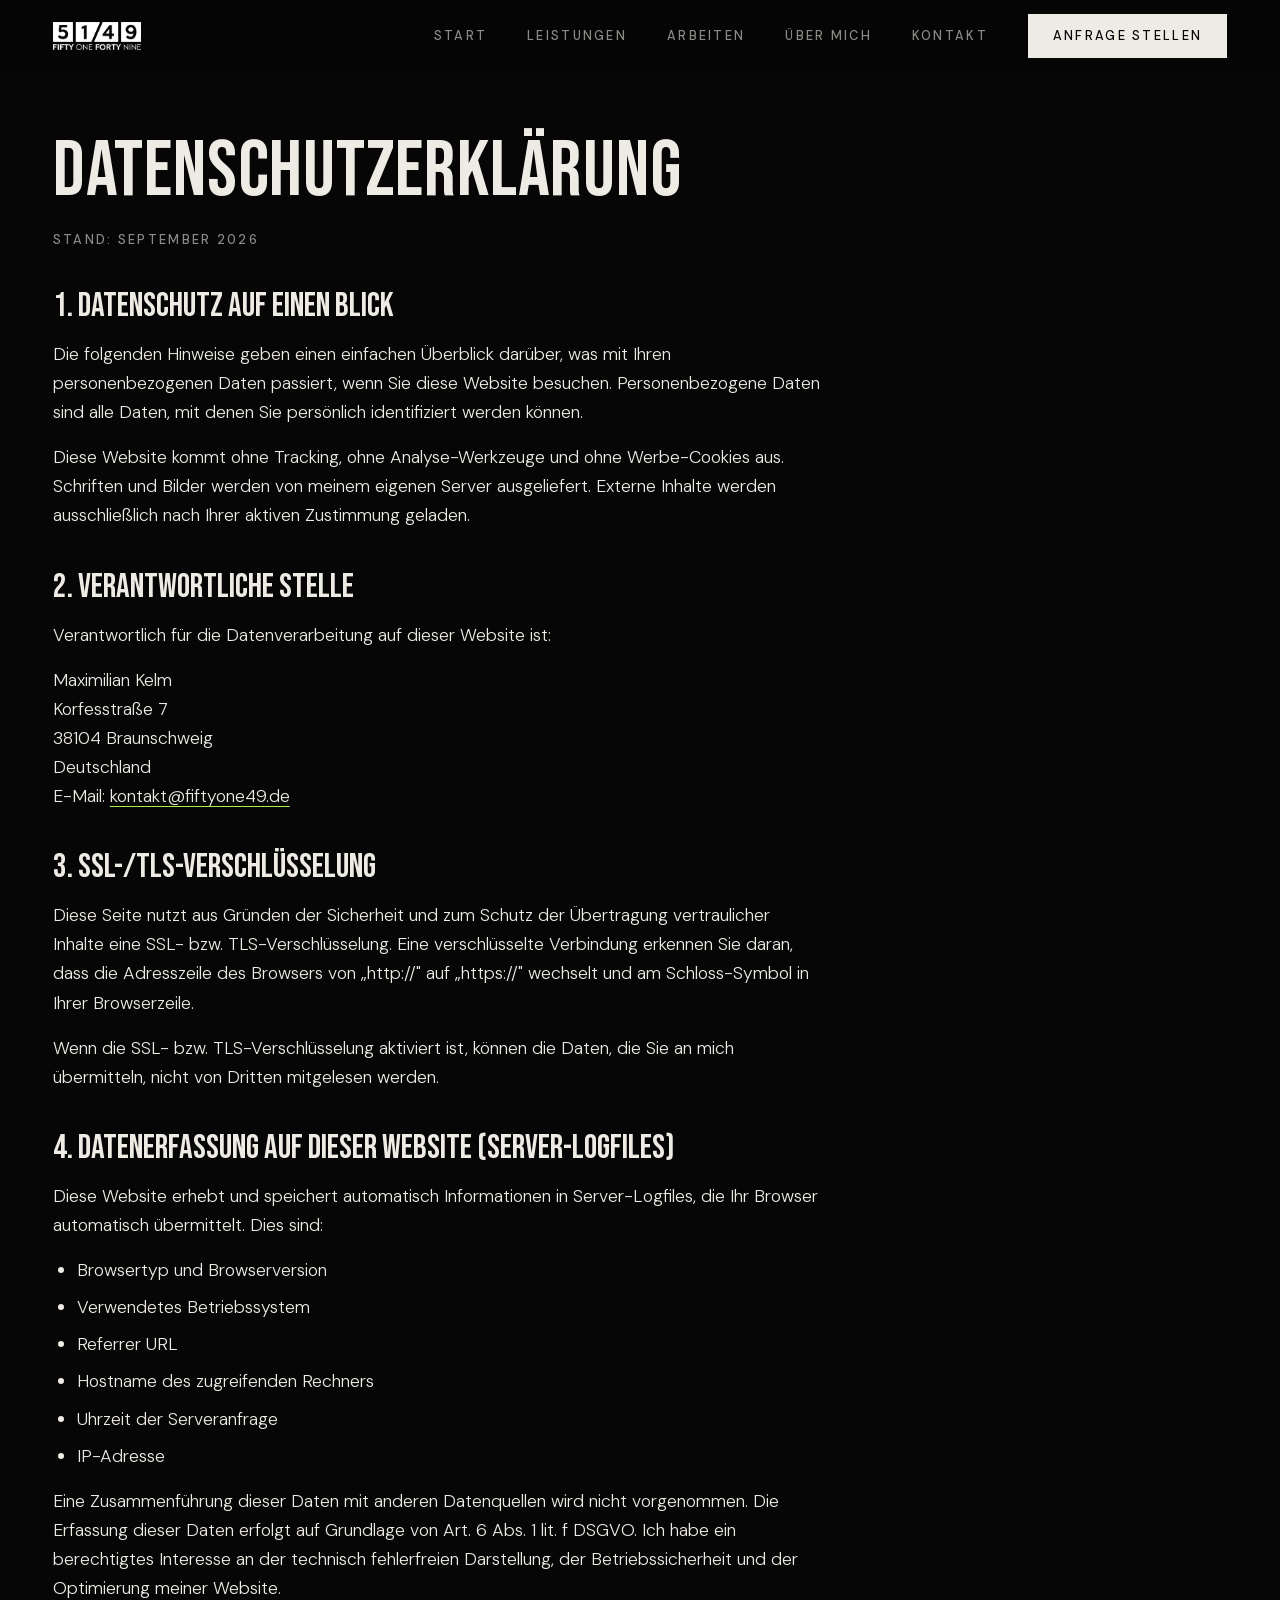
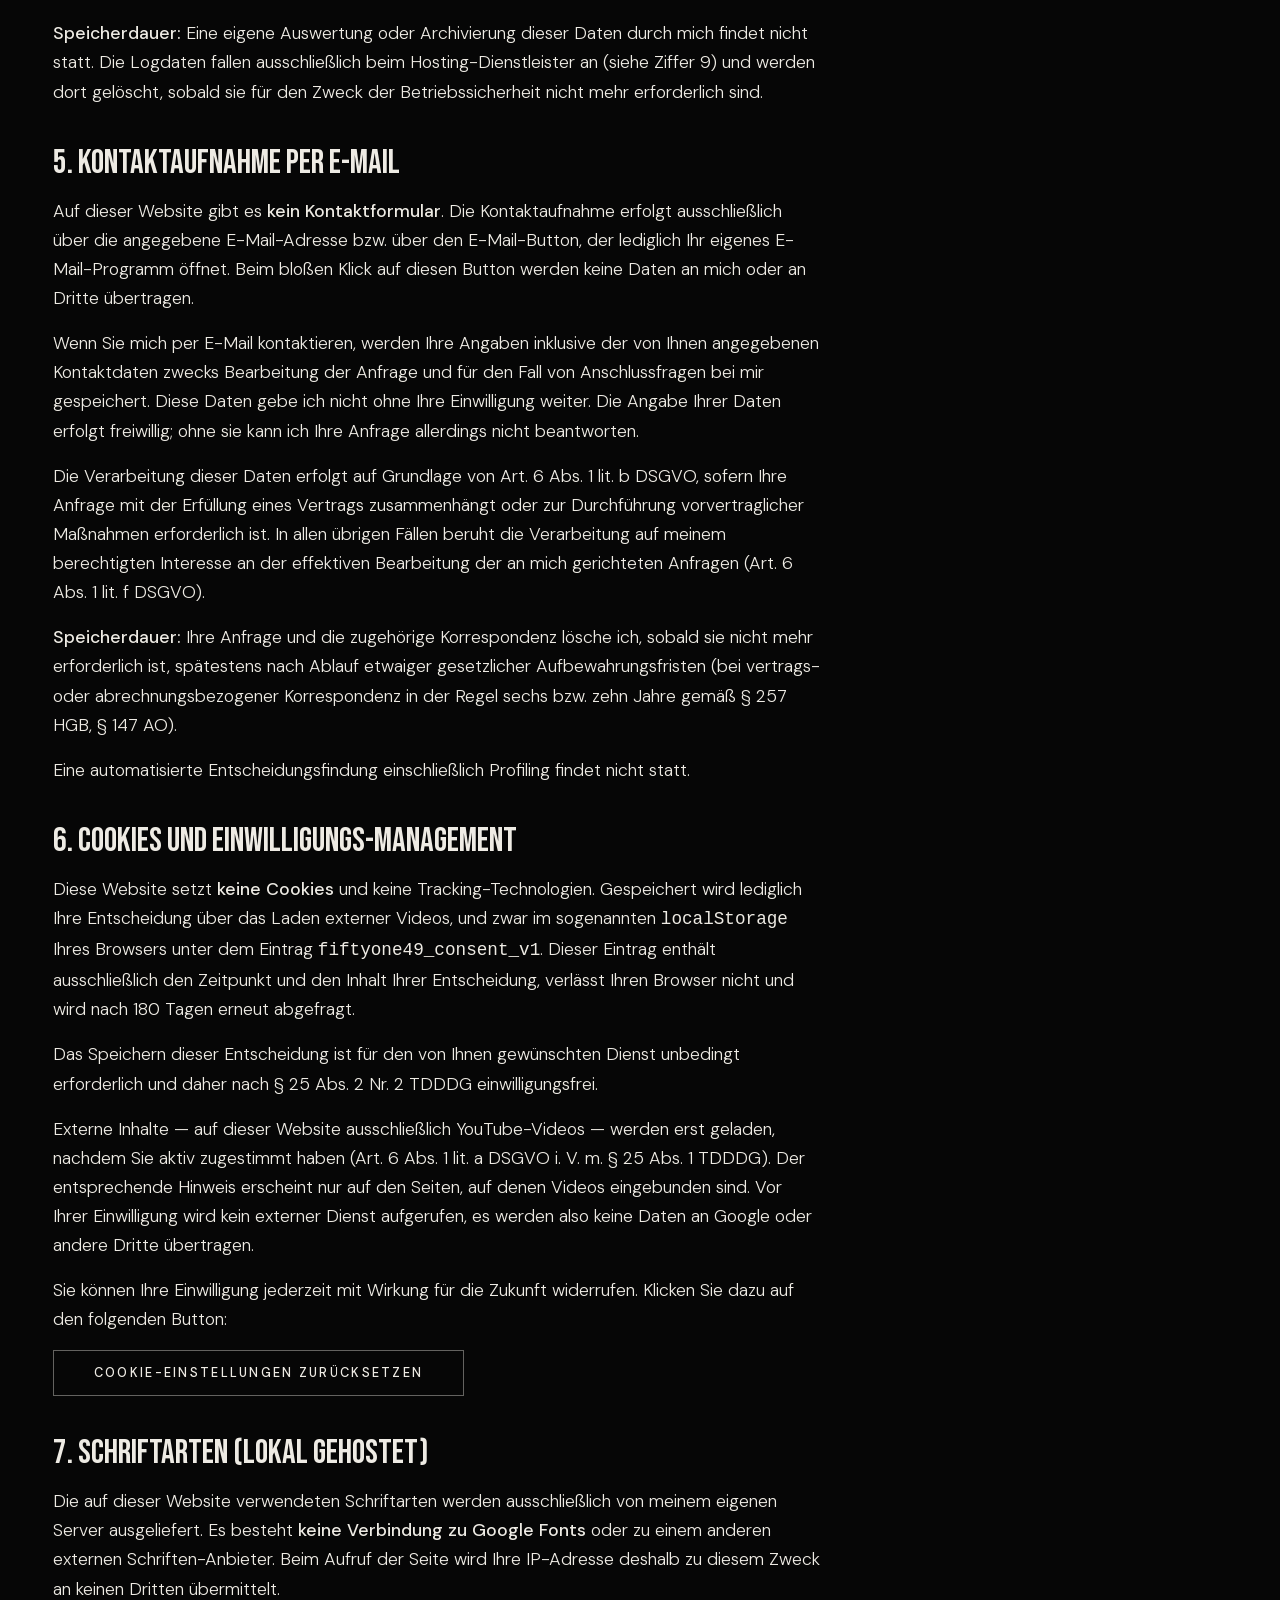
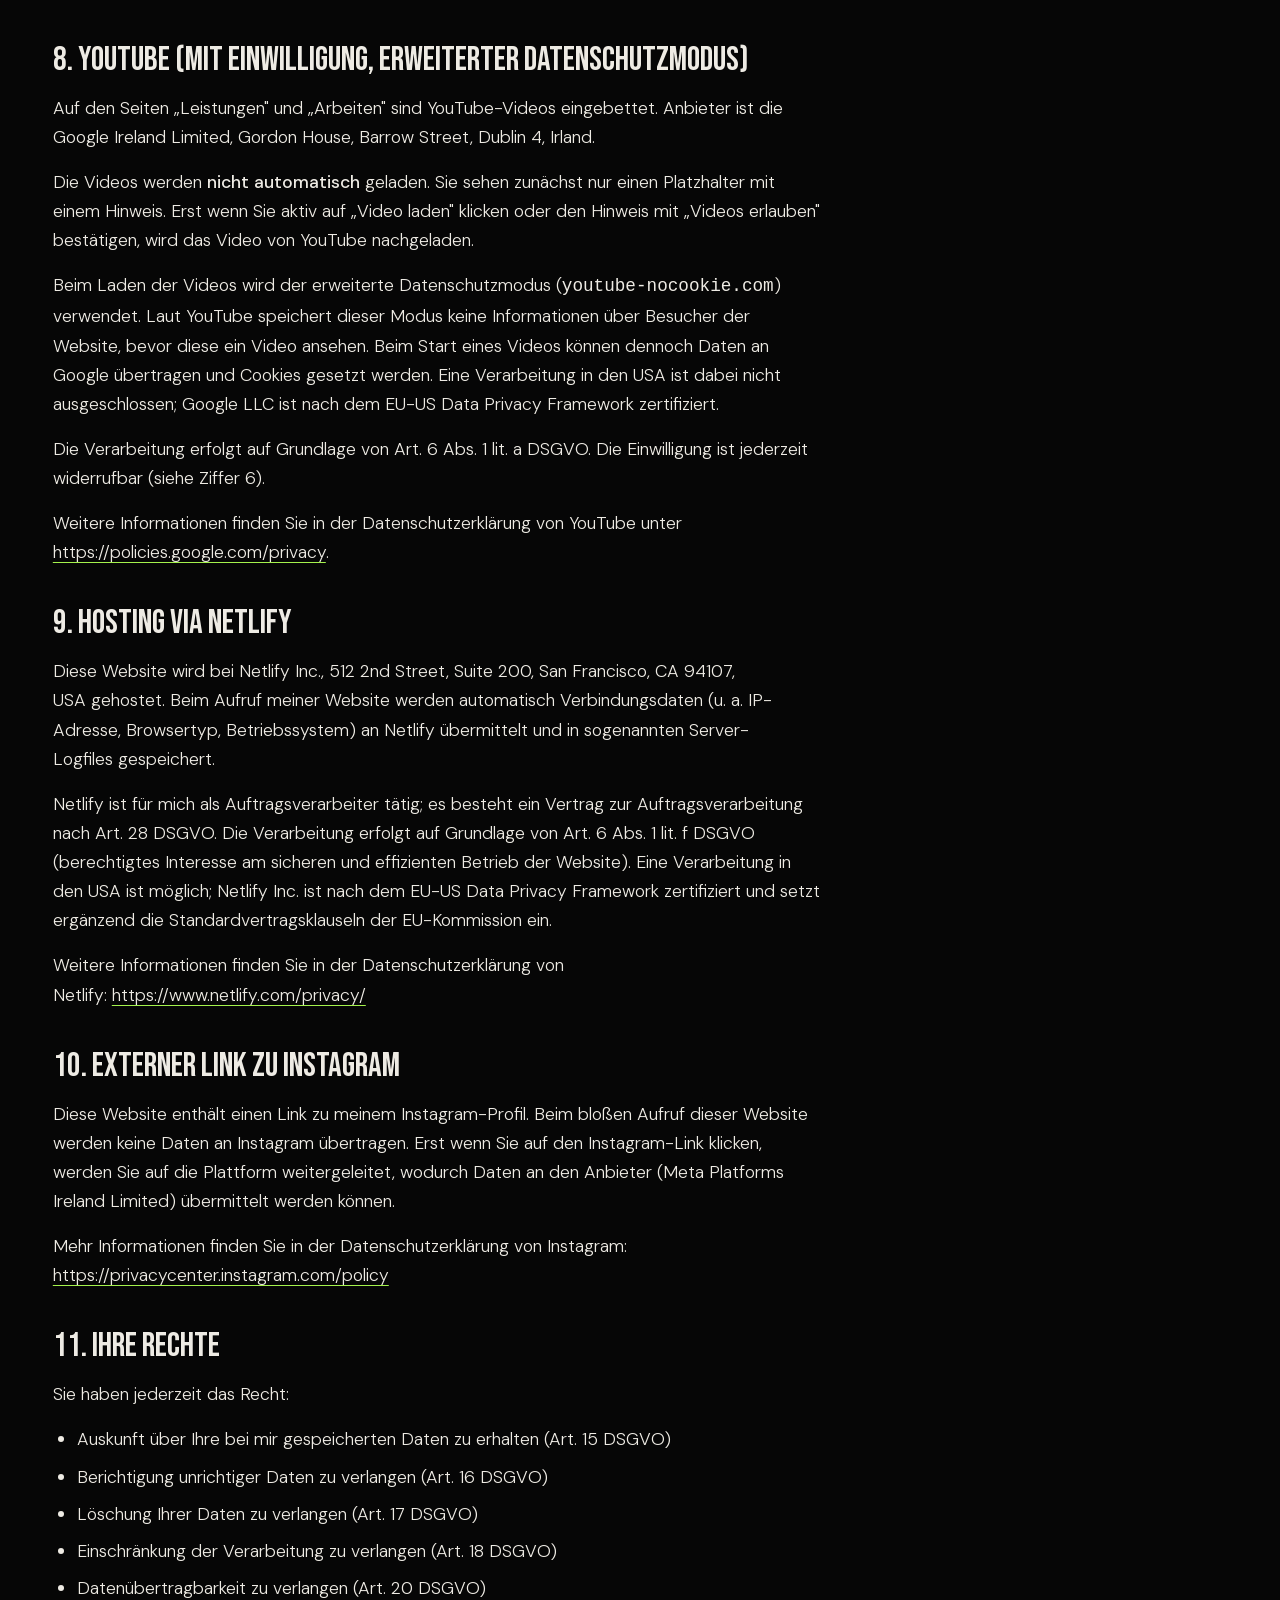
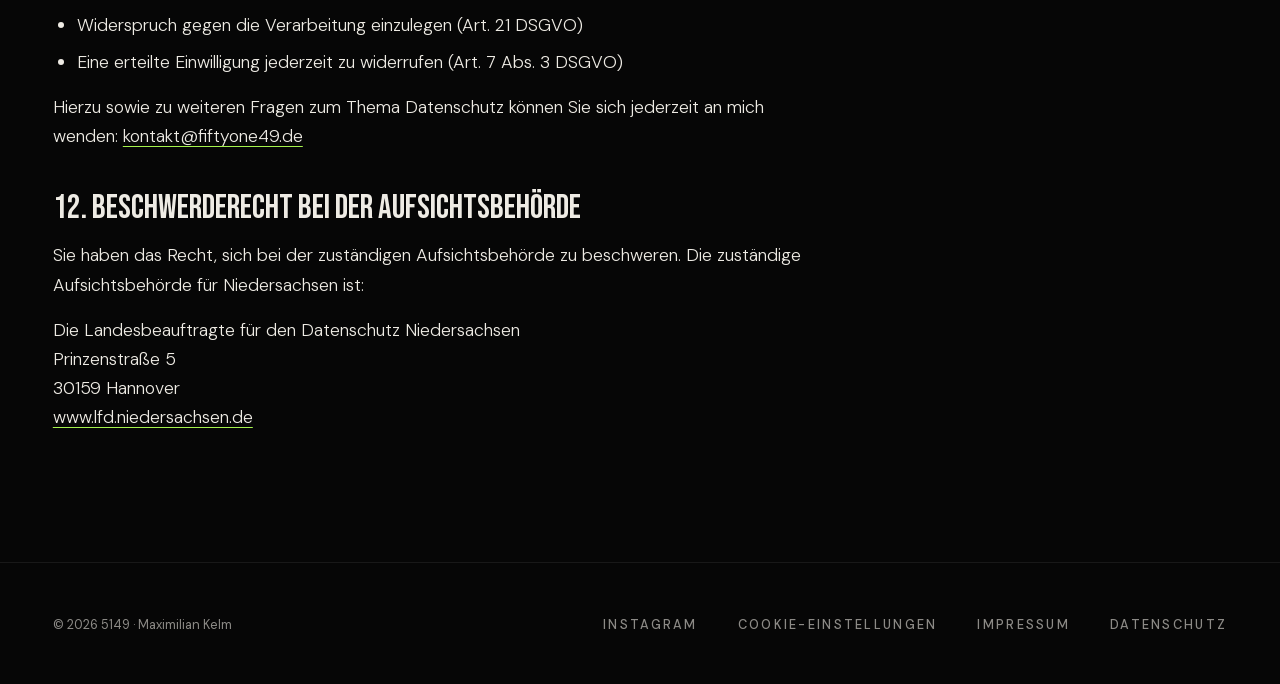
<file: datenschutz.html>
<!DOCTYPE html>
<html lang="de">
<head>
<meta charset="utf-8">
<meta name="viewport" content="width=device-width, initial-scale=1">
<title>Datenschutzerklärung | 5149 Maximilian Kelm</title>
<link rel="canonical" href="https://fiftyone49.de/datenschutz.html">
<meta name="theme-color" content="#060606">
<meta property="og:type" content="website">
<meta property="og:locale" content="de_DE">
<meta property="og:site_name" content="5149 · Maximilian Kelm">
<meta property="og:url" content="https://fiftyone49.de/datenschutz.html">
<meta property="og:title" content="Datenschutzerklärung | 5149 Maximilian Kelm">
<meta property="og:image" content="https://fiftyone49.de/og-image.jpg">
<meta property="og:image:width" content="1200">
<meta property="og:image:height" content="630">
<meta name="twitter:card" content="summary_large_image">
<meta name="twitter:title" content="Datenschutzerklärung | 5149 Maximilian Kelm">
<meta name="twitter:image" content="https://fiftyone49.de/og-image.jpg">
<link rel="preload" href="/assets/fonts/bebas-neue-400-latin.woff2" as="font" type="font/woff2" crossorigin>
<link rel="preload" href="/assets/fonts/dm-sans-300-500-latin.woff2" as="font" type="font/woff2" crossorigin>
<link rel="stylesheet" href="/assets/css/style.css">
<script src="/assets/js/main.js" defer></script>
<script src="/assets/js/consent.js" defer></script>
</head>
<body>
<a class="skip-link" href="#inhalt">Zum Inhalt springen</a>
<header class="site-header">
  <div class="site-header__inner wrap">
    <a class="site-logo" href="/" aria-label="5149, zur Startseite"><picture><source srcset="/images/logo.webp" type="image/webp"><img src="/images/logo.png" width="245" height="78" alt=""></picture></a>
    <nav class="nav">
      <ul class="nav__list">
        <li><a class="ui-link" href="/">Start</a></li>
        <li><a class="ui-link" href="/leistungen.html">Leistungen</a></li>
        <li><a class="ui-link" href="/arbeiten.html">Arbeiten</a></li>
        <li><a class="ui-link" href="/#ueber-mich">Über mich</a></li>
        <li><a class="ui-link" href="/#kontakt">Kontakt</a></li>
      </ul>
      <a class="btn btn--primary btn--small" href="/#kontakt">Anfrage stellen</a>
    </nav>
    <button class="burger" type="button" aria-expanded="false" aria-controls="menu" aria-label="Menü öffnen"><span class="burger__line"></span><span class="burger__line"></span></button>
  </div>
</header>
<div class="menu" id="menu">
  <ul class="menu__list">
    <li><a class="menu__link" href="/">Start</a></li>
    <li><a class="menu__link" href="/leistungen.html">Leistungen</a></li>
    <li><a class="menu__link" href="/arbeiten.html">Arbeiten</a></li>
    <li><a class="menu__link" href="/#ueber-mich">Über mich</a></li>
    <li><a class="menu__link" href="/#kontakt">Kontakt</a></li>
  </ul>
  <a class="btn btn--primary" href="/#kontakt">Anfrage stellen</a>
</div>

<main id="inhalt" tabindex="-1" class="legal">
  <div class="wrap">
  <h1 class="t-h2">Datenschutzerklärung</h1>
  <div class="stand t-label">Stand: September 2026</div>

  <h2>1. Datenschutz auf einen Blick</h2>
  <p>Die folgenden Hinweise geben einen einfachen Überblick darüber, was mit Ihren personenbezogenen Daten passiert, wenn Sie diese Website besuchen. Personenbezogene Daten sind alle Daten, mit denen Sie persönlich identifiziert werden können.</p>
  <p>Diese Website kommt ohne Tracking, ohne Analyse-Werkzeuge und ohne Werbe-Cookies aus. Schriften und Bilder werden von meinem eigenen Server ausgeliefert. Externe Inhalte werden ausschließlich nach Ihrer aktiven Zustimmung geladen.</p>

  <h2>2. Verantwortliche Stelle</h2>
  <p>Verantwortlich für die Datenverarbeitung auf dieser Website ist:</p>
  <p>Maximilian Kelm<br>
  Korfesstraße 7<br>
  38104 Braunschweig<br>
  Deutschland<br>
  E-Mail: <a href="mailto:kontakt@fiftyone49.de">kontakt@fiftyone49.de</a></p>

  <h2>3. SSL-/TLS-Verschlüsselung</h2>
  <p>Diese Seite nutzt aus Gründen der Sicherheit und zum Schutz der Übertragung vertraulicher Inhalte eine SSL- bzw. TLS-Verschlüsselung. Eine verschlüsselte Verbindung erkennen Sie daran, dass die Adresszeile des Browsers von „http://" auf „https://" wechselt und am Schloss-Symbol in Ihrer Browserzeile.</p>
  <p>Wenn die SSL- bzw. TLS-Verschlüsselung aktiviert ist, können die Daten, die Sie an mich übermitteln, nicht von Dritten mitgelesen werden.</p>

  <h2>4. Datenerfassung auf dieser Website (Server-Logfiles)</h2>
  <p>Diese Website erhebt und speichert automatisch Informationen in Server-Logfiles, die Ihr Browser automatisch übermittelt. Dies sind:</p>
  <ul>
    <li>Browsertyp und Browserversion</li>
    <li>Verwendetes Betriebssystem</li>
    <li>Referrer URL</li>
    <li>Hostname des zugreifenden Rechners</li>
    <li>Uhrzeit der Serveranfrage</li>
    <li>IP-Adresse</li>
  </ul>
  <p>Eine Zusammenführung dieser Daten mit anderen Datenquellen wird nicht vorgenommen. Die Erfassung dieser Daten erfolgt auf Grundlage von Art. 6 Abs. 1 lit. f DSGVO. Ich habe ein berechtigtes Interesse an der technisch fehlerfreien Darstellung, der Betriebssicherheit und der Optimierung meiner Website.</p>
  <p><strong>Speicherdauer:</strong> Eine eigene Auswertung oder Archivierung dieser Daten durch mich findet nicht statt. Die Logdaten fallen ausschließlich beim Hosting-Dienstleister an (siehe Ziffer 9) und werden dort gelöscht, sobald sie für den Zweck der Betriebssicherheit nicht mehr erforderlich sind.</p>

  <h2>5. Kontaktaufnahme per E-Mail</h2>
  <p>Auf dieser Website gibt es <strong>kein Kontaktformular</strong>. Die Kontaktaufnahme erfolgt ausschließlich über die angegebene E-Mail-Adresse bzw. über den E-Mail-Button, der lediglich Ihr eigenes E-Mail-Programm öffnet. Beim bloßen Klick auf diesen Button werden keine Daten an mich oder an Dritte übertragen.</p>
  <p>Wenn Sie mich per E-Mail kontaktieren, werden Ihre Angaben inklusive der von Ihnen angegebenen Kontaktdaten zwecks Bearbeitung der Anfrage und für den Fall von Anschlussfragen bei mir gespeichert. Diese Daten gebe ich nicht ohne Ihre Einwilligung weiter. Die Angabe Ihrer Daten erfolgt freiwillig; ohne sie kann ich Ihre Anfrage allerdings nicht beantworten.</p>
  <p>Die Verarbeitung dieser Daten erfolgt auf Grundlage von Art. 6 Abs. 1 lit. b DSGVO, sofern Ihre Anfrage mit der Erfüllung eines Vertrags zusammenhängt oder zur Durchführung vorvertraglicher Maßnahmen erforderlich ist. In allen übrigen Fällen beruht die Verarbeitung auf meinem berechtigten Interesse an der effektiven Bearbeitung der an mich gerichteten Anfragen (Art. 6 Abs. 1 lit. f DSGVO).</p>
  <p><strong>Speicherdauer:</strong> Ihre Anfrage und die zugehörige Korrespondenz lösche ich, sobald sie nicht mehr erforderlich ist, spätestens nach Ablauf etwaiger gesetzlicher Aufbewahrungsfristen (bei vertrags- oder abrechnungsbezogener Korrespondenz in der Regel sechs bzw. zehn Jahre gemäß § 257 HGB, § 147 AO).</p>
  <p>Eine automatisierte Entscheidungsfindung einschließlich Profiling findet nicht statt.</p>

  <h2>6. Cookies und Einwilligungs-Management</h2>
  <p>Diese Website setzt <strong>keine Cookies</strong> und keine Tracking-Technologien. Gespeichert wird lediglich Ihre Entscheidung über das Laden externer Videos, und zwar im sogenannten <code>localStorage</code> Ihres Browsers unter dem Eintrag <code>fiftyone49_consent_v1</code>. Dieser Eintrag enthält ausschließlich den Zeitpunkt und den Inhalt Ihrer Entscheidung, verlässt Ihren Browser nicht und wird nach 180 Tagen erneut abgefragt.</p>
  <p>Das Speichern dieser Entscheidung ist für den von Ihnen gewünschten Dienst unbedingt erforderlich und daher nach § 25 Abs. 2 Nr. 2 TDDDG einwilligungsfrei.</p>
  <p>Externe Inhalte — auf dieser Website ausschließlich YouTube-Videos — werden erst geladen, nachdem Sie aktiv zugestimmt haben (Art. 6 Abs. 1 lit. a DSGVO i. V. m. § 25 Abs. 1 TDDDG). Der entsprechende Hinweis erscheint nur auf den Seiten, auf denen Videos eingebunden sind. Vor Ihrer Einwilligung wird kein externer Dienst aufgerufen, es werden also keine Daten an Google oder andere Dritte übertragen.</p>
  <p>Sie können Ihre Einwilligung jederzeit mit Wirkung für die Zukunft widerrufen. Klicken Sie dazu auf den folgenden Button:</p>
  <p><button class="btn btn--ghost" type="button" data-consent-reset>Cookie-Einstellungen zurücksetzen</button></p>

  <h2>7. Schriftarten (lokal gehostet)</h2>
  <p>Die auf dieser Website verwendeten Schriftarten werden ausschließlich von meinem eigenen Server ausgeliefert. Es besteht <strong>keine Verbindung zu Google Fonts</strong> oder zu einem anderen externen Schriften-Anbieter. Beim Aufruf der Seite wird Ihre IP-Adresse deshalb zu diesem Zweck an keinen Dritten übermittelt.</p>

  <h2>8. YouTube (mit Einwilligung, erweiterter Datenschutzmodus)</h2>
  <p>Auf den Seiten „Leistungen" und „Arbeiten" sind YouTube-Videos eingebettet. Anbieter ist die Google Ireland Limited, Gordon House, Barrow Street, Dublin 4, Irland.</p>
  <p>Die Videos werden <strong>nicht automatisch</strong> geladen. Sie sehen zunächst nur einen Platzhalter mit einem Hinweis. Erst wenn Sie aktiv auf „Video laden" klicken oder den Hinweis mit „Videos erlauben" bestätigen, wird das Video von YouTube nachgeladen.</p>
  <p>Beim Laden der Videos wird der erweiterte Datenschutzmodus (<code>youtube-nocookie.com</code>) verwendet. Laut YouTube speichert dieser Modus keine Informationen über Besucher der Website, bevor diese ein Video ansehen. Beim Start eines Videos können dennoch Daten an Google übertragen und Cookies gesetzt werden. Eine Verarbeitung in den USA ist dabei nicht ausgeschlossen; Google LLC ist nach dem EU-US Data Privacy Framework zertifiziert.</p>
  <p>Die Verarbeitung erfolgt auf Grundlage von Art. 6 Abs. 1 lit. a DSGVO. Die Einwilligung ist jederzeit widerrufbar (siehe Ziffer 6).</p>
  <p>Weitere Informationen finden Sie in der Datenschutzerklärung von YouTube unter <a href="https://policies.google.com/privacy" target="_blank" rel="noopener">https://policies.google.com/privacy</a>.</p>

  <h2>9. Hosting via Netlify</h2>
  <p>Diese Website wird bei Netlify Inc., 512 2nd Street, Suite 200, San Francisco, CA 94107, USA gehostet. Beim Aufruf meiner Website werden automatisch Verbindungsdaten (u. a. IP-Adresse, Browsertyp, Betriebssystem) an Netlify übermittelt und in sogenannten Server-Logfiles gespeichert.</p>
  <p>Netlify ist für mich als Auftragsverarbeiter tätig; es besteht ein Vertrag zur Auftragsverarbeitung nach Art. 28 DSGVO. Die Verarbeitung erfolgt auf Grundlage von Art. 6 Abs. 1 lit. f DSGVO (berechtigtes Interesse am sicheren und effizienten Betrieb der Website). Eine Verarbeitung in den USA ist möglich; Netlify Inc. ist nach dem EU-US Data Privacy Framework zertifiziert und setzt ergänzend die Standardvertragsklauseln der EU-Kommission ein.</p>
  <p>Weitere Informationen finden Sie in der Datenschutzerklärung von Netlify: <a href="https://www.netlify.com/privacy/" target="_blank" rel="noopener">https://www.netlify.com/privacy/</a></p>

  <h2>10. Externer Link zu Instagram</h2>
  <p>Diese Website enthält einen Link zu meinem Instagram-Profil. Beim bloßen Aufruf dieser Website werden keine Daten an Instagram übertragen. Erst wenn Sie auf den Instagram-Link klicken, werden Sie auf die Plattform weitergeleitet, wodurch Daten an den Anbieter (Meta Platforms Ireland Limited) übermittelt werden können.</p>
  <p>Mehr Informationen finden Sie in der Datenschutzerklärung von Instagram: <a href="https://privacycenter.instagram.com/policy" target="_blank" rel="noopener">https://privacycenter.instagram.com/policy</a></p>

  <h2>11. Ihre Rechte</h2>
  <p>Sie haben jederzeit das Recht:</p>
  <ul>
    <li>Auskunft über Ihre bei mir gespeicherten Daten zu erhalten (Art. 15 DSGVO)</li>
    <li>Berichtigung unrichtiger Daten zu verlangen (Art. 16 DSGVO)</li>
    <li>Löschung Ihrer Daten zu verlangen (Art. 17 DSGVO)</li>
    <li>Einschränkung der Verarbeitung zu verlangen (Art. 18 DSGVO)</li>
    <li>Datenübertragbarkeit zu verlangen (Art. 20 DSGVO)</li>
    <li>Widerspruch gegen die Verarbeitung einzulegen (Art. 21 DSGVO)</li>
    <li>Eine erteilte Einwilligung jederzeit zu widerrufen (Art. 7 Abs. 3 DSGVO)</li>
  </ul>
  <p>Hierzu sowie zu weiteren Fragen zum Thema Datenschutz können Sie sich jederzeit an mich wenden: <a href="mailto:kontakt@fiftyone49.de">kontakt@fiftyone49.de</a></p>

  <h2>12. Beschwerderecht bei der Aufsichtsbehörde</h2>
  <p>Sie haben das Recht, sich bei der zuständigen Aufsichtsbehörde zu beschweren. Die zuständige Aufsichtsbehörde für Niedersachsen ist:</p>
  <p>Die Landesbeauftragte für den Datenschutz Niedersachsen<br>
  Prinzenstraße 5<br>
  30159 Hannover<br>
  <a href="https://www.lfd.niedersachsen.de" target="_blank" rel="noopener">www.lfd.niedersachsen.de</a></p>
  </div>
</main>

<footer class="site-footer">
  <div class="site-footer__inner wrap">
    <p class="site-footer__copy">© <span data-year>2026</span> 5149 · Maximilian Kelm</p>
    <ul class="site-footer__list">
      <li><a class="ui-link" href="https://www.instagram.com/fiftyone_49/" target="_blank" rel="noopener" aria-label="Instagram von 5149, öffnet in neuem Tab">Instagram</a></li>
      <li><button class="ui-link" type="button" data-consent-reset>Cookie-Einstellungen</button></li>
      <li><a class="ui-link" href="/impressum.html">Impressum</a></li>
      <li><a class="ui-link" href="/datenschutz.html">Datenschutz</a></li>
    </ul>
  </div>
</footer>
</body>
</html>
</file>
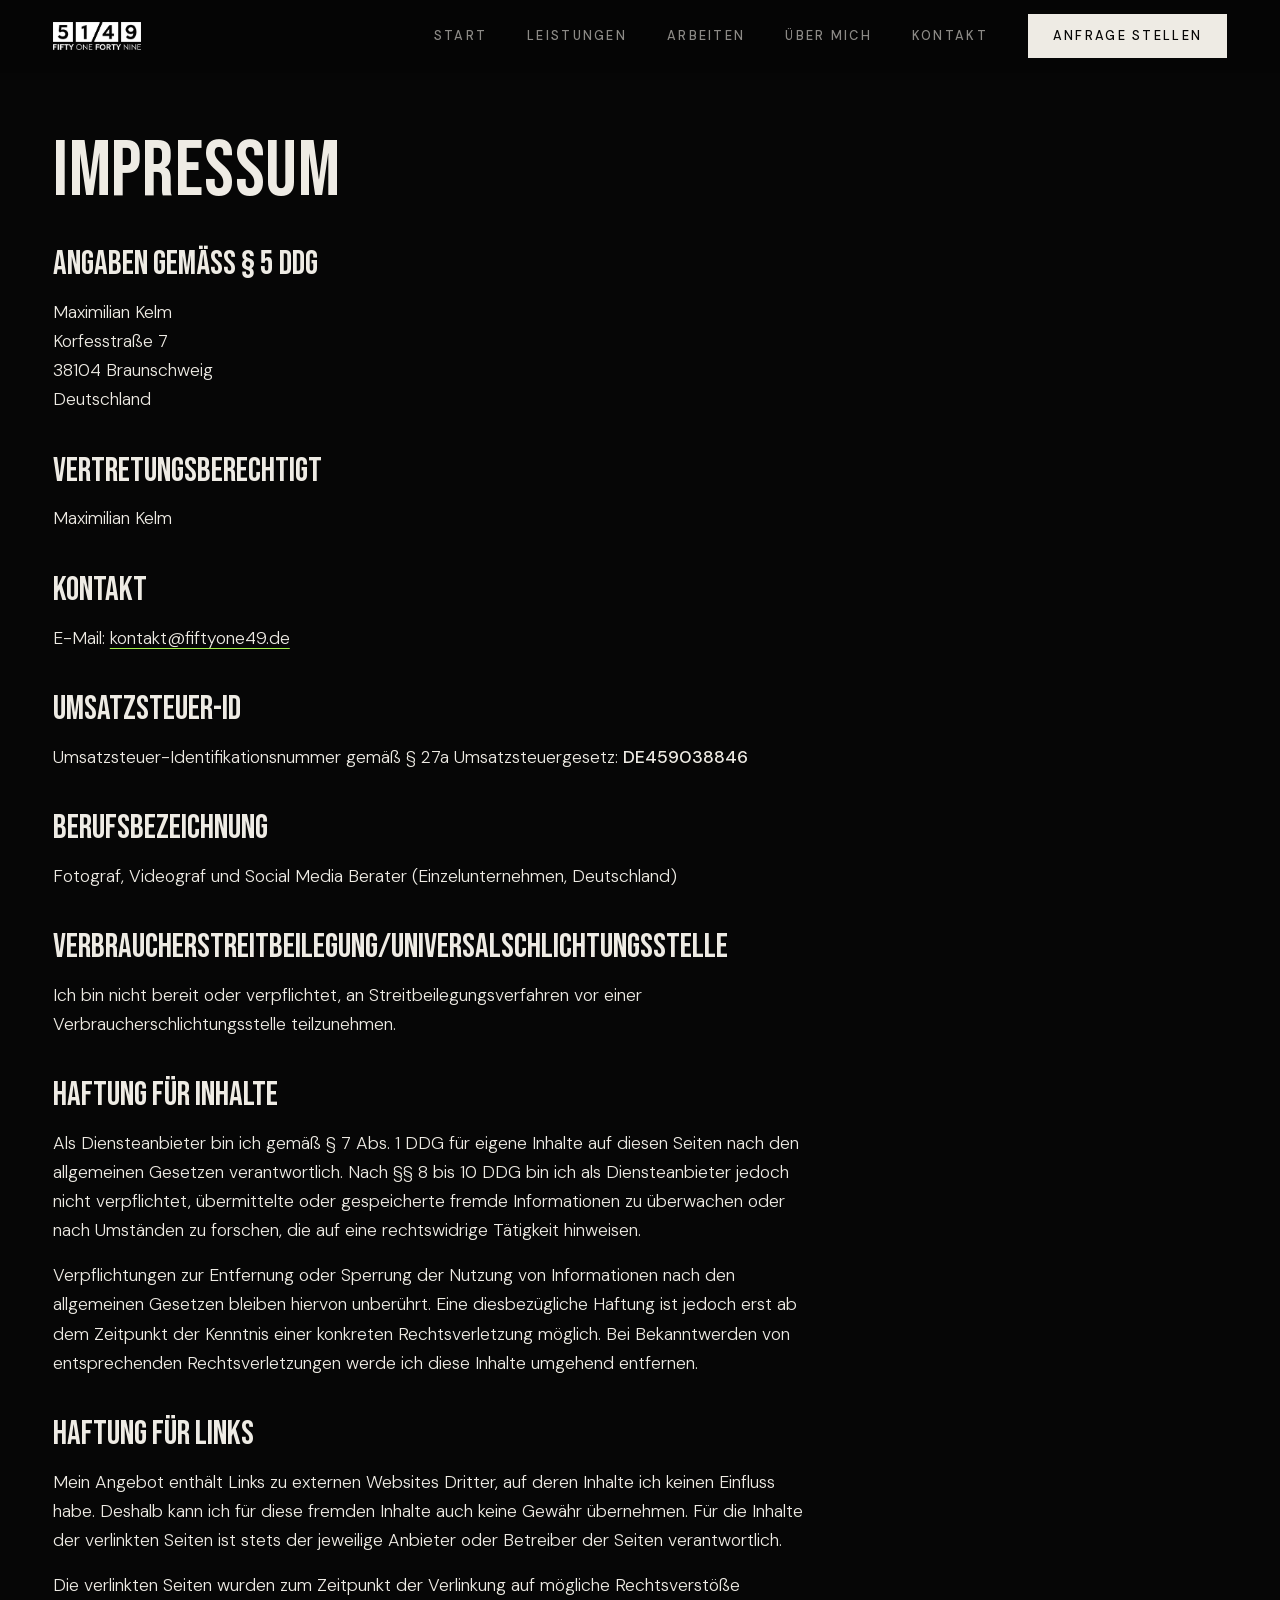
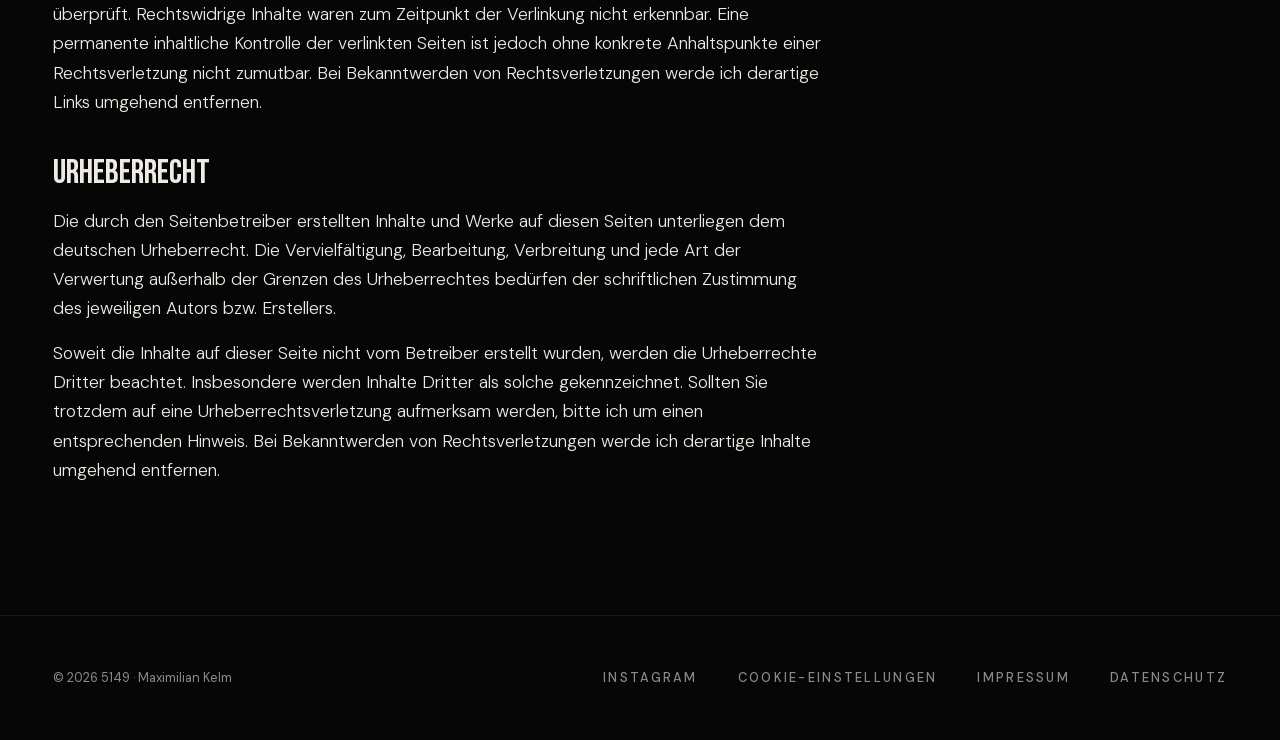
<file: impressum.html>
<!DOCTYPE html>
<html lang="de">
<head>
<meta charset="utf-8">
<meta name="viewport" content="width=device-width, initial-scale=1">
<title>Impressum | 5149 Maximilian Kelm</title>
<link rel="canonical" href="https://fiftyone49.de/impressum.html">
<meta name="theme-color" content="#060606">
<meta property="og:type" content="website">
<meta property="og:locale" content="de_DE">
<meta property="og:site_name" content="5149 · Maximilian Kelm">
<meta property="og:url" content="https://fiftyone49.de/impressum.html">
<meta property="og:title" content="Impressum | 5149 Maximilian Kelm">
<meta property="og:image" content="https://fiftyone49.de/og-image.jpg">
<meta property="og:image:width" content="1200">
<meta property="og:image:height" content="630">
<meta name="twitter:card" content="summary_large_image">
<meta name="twitter:title" content="Impressum | 5149 Maximilian Kelm">
<meta name="twitter:image" content="https://fiftyone49.de/og-image.jpg">
<link rel="preload" href="/assets/fonts/bebas-neue-400-latin.woff2" as="font" type="font/woff2" crossorigin>
<link rel="preload" href="/assets/fonts/dm-sans-300-500-latin.woff2" as="font" type="font/woff2" crossorigin>
<link rel="stylesheet" href="/assets/css/style.css">
<script src="/assets/js/main.js" defer></script>
<script src="/assets/js/consent.js" defer></script>
</head>
<body>
<a class="skip-link" href="#inhalt">Zum Inhalt springen</a>
<header class="site-header">
  <div class="site-header__inner wrap">
    <a class="site-logo" href="/" aria-label="5149, zur Startseite"><picture><source srcset="/images/logo.webp" type="image/webp"><img src="/images/logo.png" width="245" height="78" alt=""></picture></a>
    <nav class="nav">
      <ul class="nav__list">
        <li><a class="ui-link" href="/">Start</a></li>
        <li><a class="ui-link" href="/leistungen.html">Leistungen</a></li>
        <li><a class="ui-link" href="/arbeiten.html">Arbeiten</a></li>
        <li><a class="ui-link" href="/#ueber-mich">Über mich</a></li>
        <li><a class="ui-link" href="/#kontakt">Kontakt</a></li>
      </ul>
      <a class="btn btn--primary btn--small" href="/#kontakt">Anfrage stellen</a>
    </nav>
    <button class="burger" type="button" aria-expanded="false" aria-controls="menu" aria-label="Menü öffnen"><span class="burger__line"></span><span class="burger__line"></span></button>
  </div>
</header>
<div class="menu" id="menu">
  <ul class="menu__list">
    <li><a class="menu__link" href="/">Start</a></li>
    <li><a class="menu__link" href="/leistungen.html">Leistungen</a></li>
    <li><a class="menu__link" href="/arbeiten.html">Arbeiten</a></li>
    <li><a class="menu__link" href="/#ueber-mich">Über mich</a></li>
    <li><a class="menu__link" href="/#kontakt">Kontakt</a></li>
  </ul>
  <a class="btn btn--primary" href="/#kontakt">Anfrage stellen</a>
</div>

<main id="inhalt" tabindex="-1" class="legal">
  <div class="wrap">
  <h1 class="t-h2">Impressum</h1>

  <h2>Angaben gemäß § 5 DDG</h2>
  <p>Maximilian Kelm<br>Korfesstraße 7<br>38104 Braunschweig<br>Deutschland</p>

  <h2>Vertretungsberechtigt</h2>
  <p>Maximilian Kelm</p>

  <h2>Kontakt</h2>
  <p>E-Mail: <a href="mailto:kontakt@fiftyone49.de">kontakt@fiftyone49.de</a></p>

  <h2>Umsatzsteuer-ID</h2>
  <p>Umsatzsteuer-Identifikationsnummer gemäß § 27a Umsatzsteuergesetz: <strong>DE459038846</strong></p>

  <h2>Berufsbezeichnung</h2>
  <p>Fotograf, Videograf und Social Media Berater (Einzelunternehmen, Deutschland)</p>

  <h2>Verbraucherstreitbeilegung/Universalschlichtungsstelle</h2>
  <p>Ich bin nicht bereit oder verpflichtet, an Streitbeilegungsverfahren vor einer Verbraucherschlichtungsstelle teilzunehmen.</p>

  <h2>Haftung für Inhalte</h2>
  <p>Als Diensteanbieter bin ich gemäß § 7 Abs. 1 DDG für eigene Inhalte auf diesen Seiten nach den allgemeinen Gesetzen verantwortlich. Nach §§ 8 bis 10 DDG bin ich als Diensteanbieter jedoch nicht verpflichtet, übermittelte oder gespeicherte fremde Informationen zu überwachen oder nach Umständen zu forschen, die auf eine rechtswidrige Tätigkeit hinweisen.</p>
  <p>Verpflichtungen zur Entfernung oder Sperrung der Nutzung von Informationen nach den allgemeinen Gesetzen bleiben hiervon unberührt. Eine diesbezügliche Haftung ist jedoch erst ab dem Zeitpunkt der Kenntnis einer konkreten Rechtsverletzung möglich. Bei Bekanntwerden von entsprechenden Rechtsverletzungen werde ich diese Inhalte umgehend entfernen.</p>

  <h2>Haftung für Links</h2>
  <p>Mein Angebot enthält Links zu externen Websites Dritter, auf deren Inhalte ich keinen Einfluss habe. Deshalb kann ich für diese fremden Inhalte auch keine Gewähr übernehmen. Für die Inhalte der verlinkten Seiten ist stets der jeweilige Anbieter oder Betreiber der Seiten verantwortlich.</p>
  <p>Die verlinkten Seiten wurden zum Zeitpunkt der Verlinkung auf mögliche Rechtsverstöße überprüft. Rechtswidrige Inhalte waren zum Zeitpunkt der Verlinkung nicht erkennbar. Eine permanente inhaltliche Kontrolle der verlinkten Seiten ist jedoch ohne konkrete Anhaltspunkte einer Rechtsverletzung nicht zumutbar. Bei Bekanntwerden von Rechtsverletzungen werde ich derartige Links umgehend entfernen.</p>

  <h2>Urheberrecht</h2>
  <p>Die durch den Seitenbetreiber erstellten Inhalte und Werke auf diesen Seiten unterliegen dem deutschen Urheberrecht. Die Vervielfältigung, Bearbeitung, Verbreitung und jede Art der Verwertung außerhalb der Grenzen des Urheberrechtes bedürfen der schriftlichen Zustimmung des jeweiligen Autors bzw. Erstellers.</p>
  <p>Soweit die Inhalte auf dieser Seite nicht vom Betreiber erstellt wurden, werden die Urheberrechte Dritter beachtet. Insbesondere werden Inhalte Dritter als solche gekennzeichnet. Sollten Sie trotzdem auf eine Urheberrechtsverletzung aufmerksam werden, bitte ich um einen entsprechenden Hinweis. Bei Bekanntwerden von Rechtsverletzungen werde ich derartige Inhalte umgehend entfernen.</p>
  </div>
</main>

<footer class="site-footer">
  <div class="site-footer__inner wrap">
    <p class="site-footer__copy">© <span data-year>2026</span> 5149 · Maximilian Kelm</p>
    <ul class="site-footer__list">
      <li><a class="ui-link" href="https://www.instagram.com/fiftyone_49/" target="_blank" rel="noopener" aria-label="Instagram von 5149, öffnet in neuem Tab">Instagram</a></li>
      <li><button class="ui-link" type="button" data-consent-reset>Cookie-Einstellungen</button></li>
      <li><a class="ui-link" href="/impressum.html">Impressum</a></li>
      <li><a class="ui-link" href="/datenschutz.html">Datenschutz</a></li>
    </ul>
  </div>
</footer>
</body>
</html>
</file>
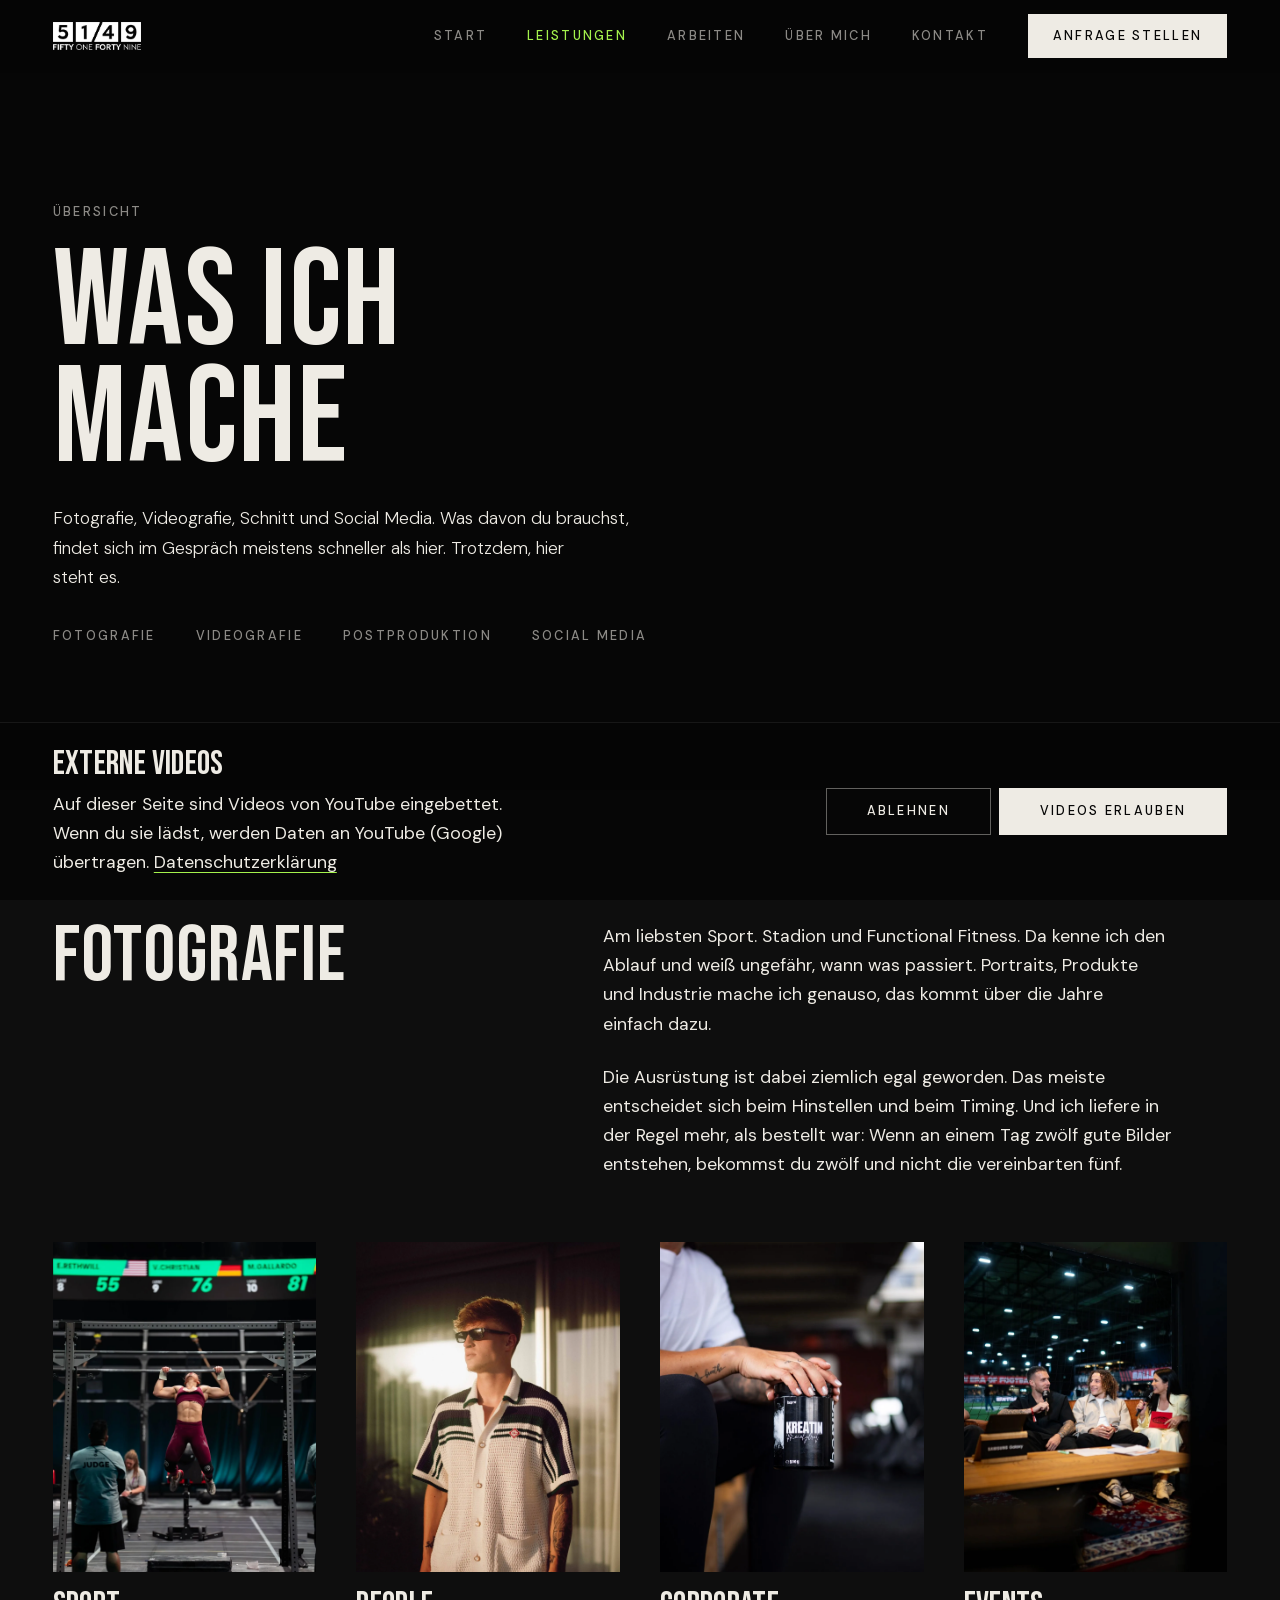
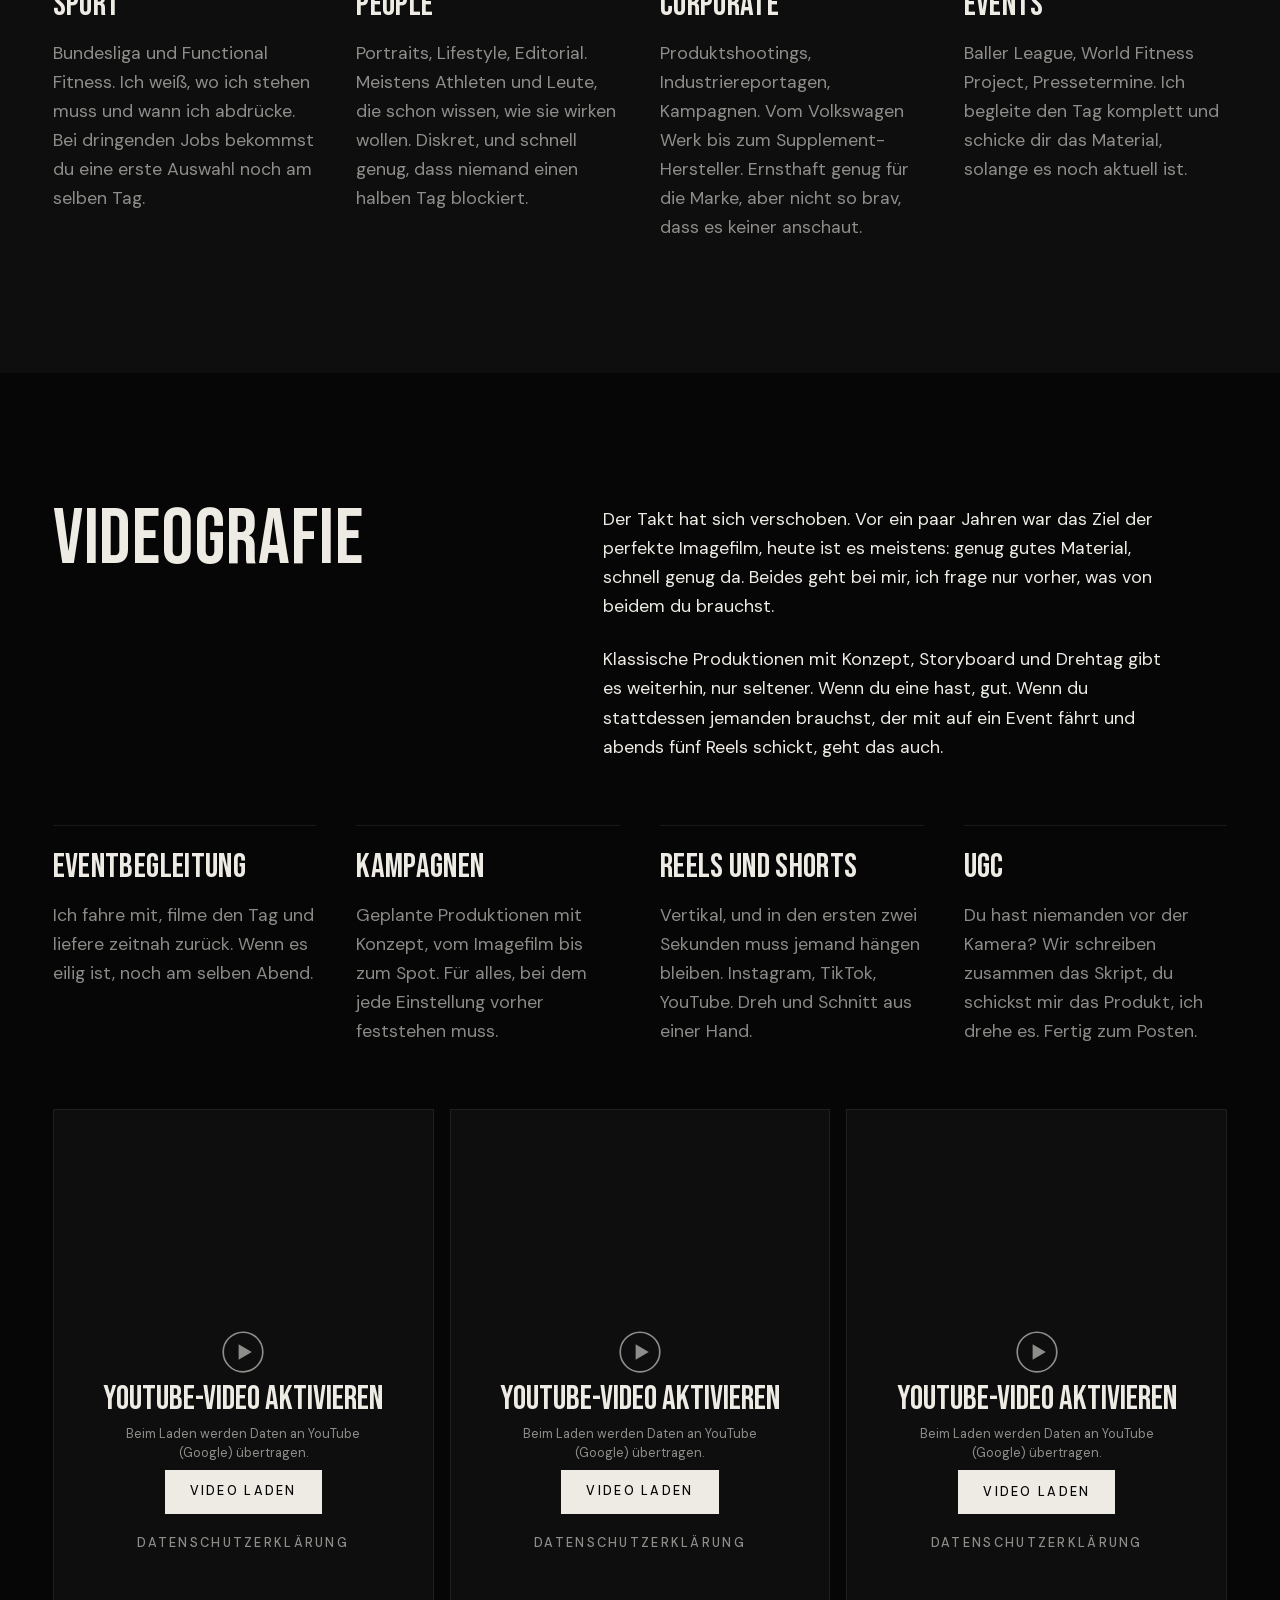
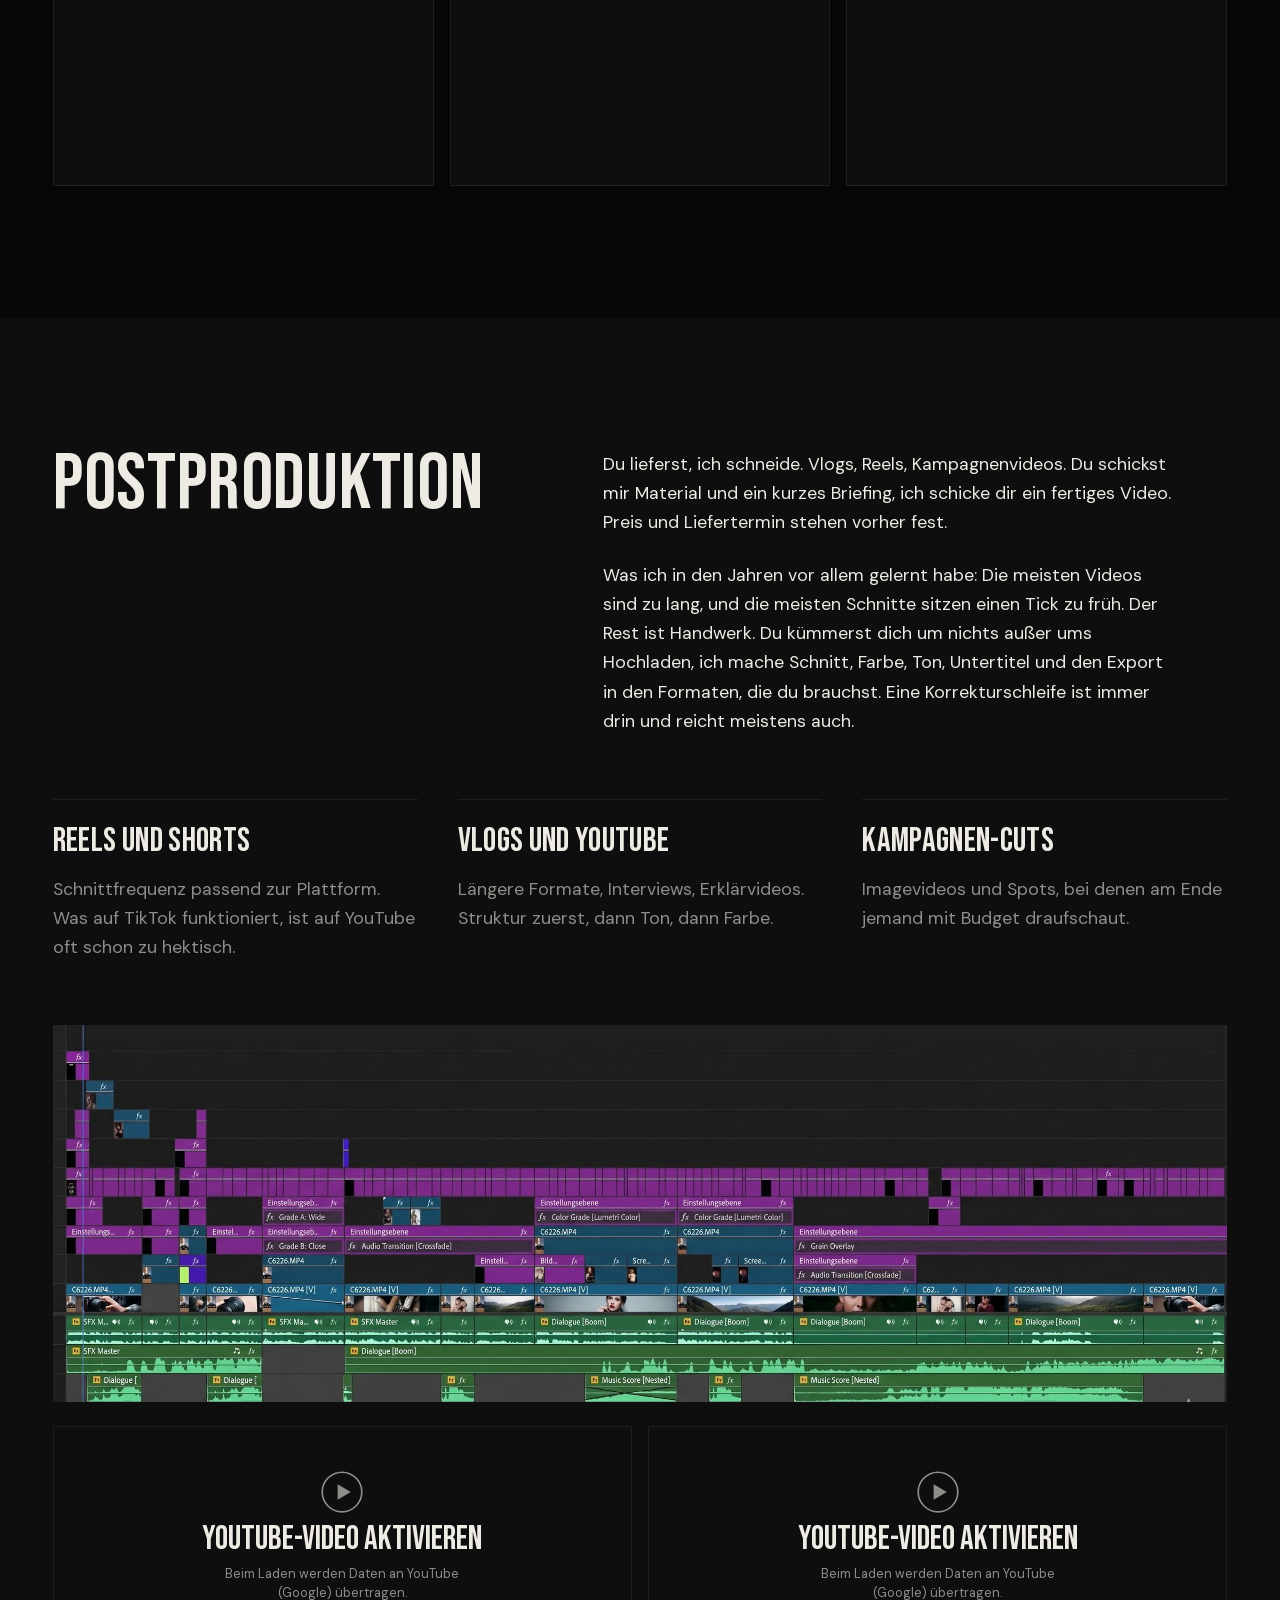
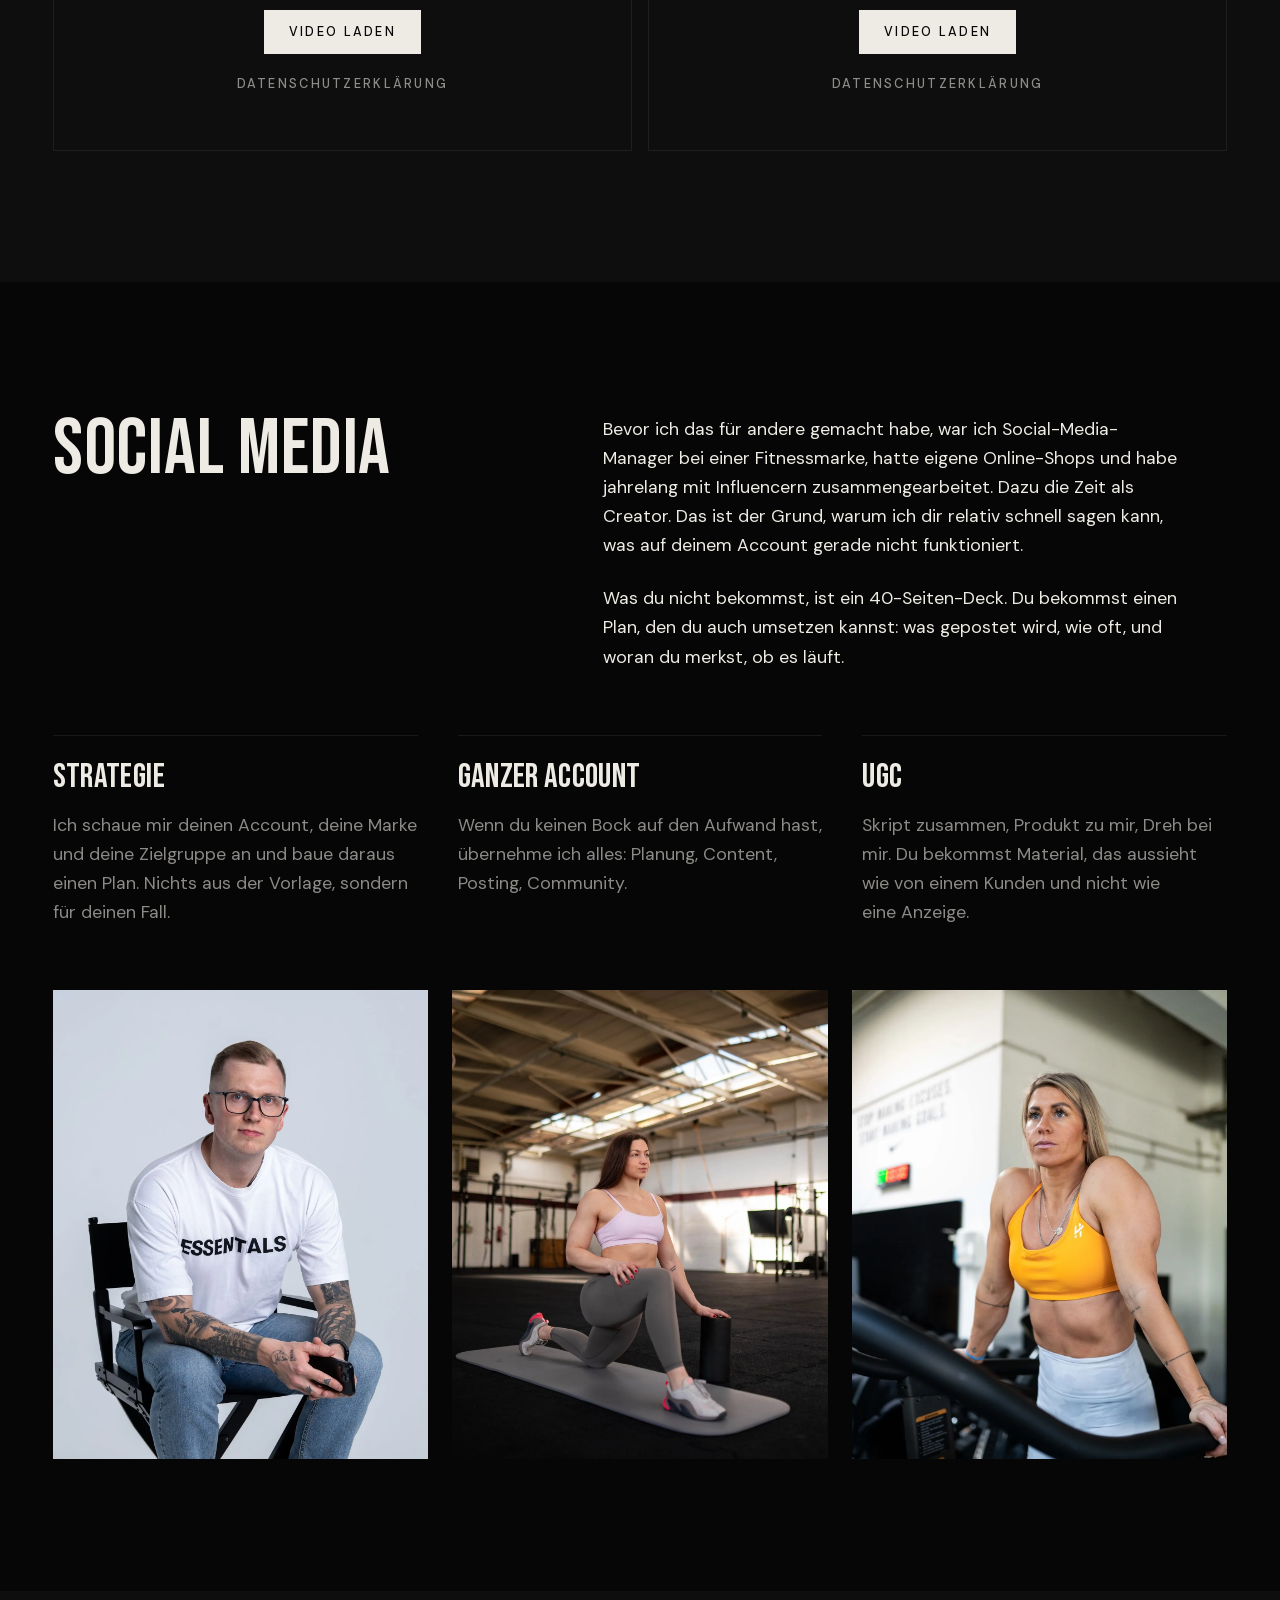
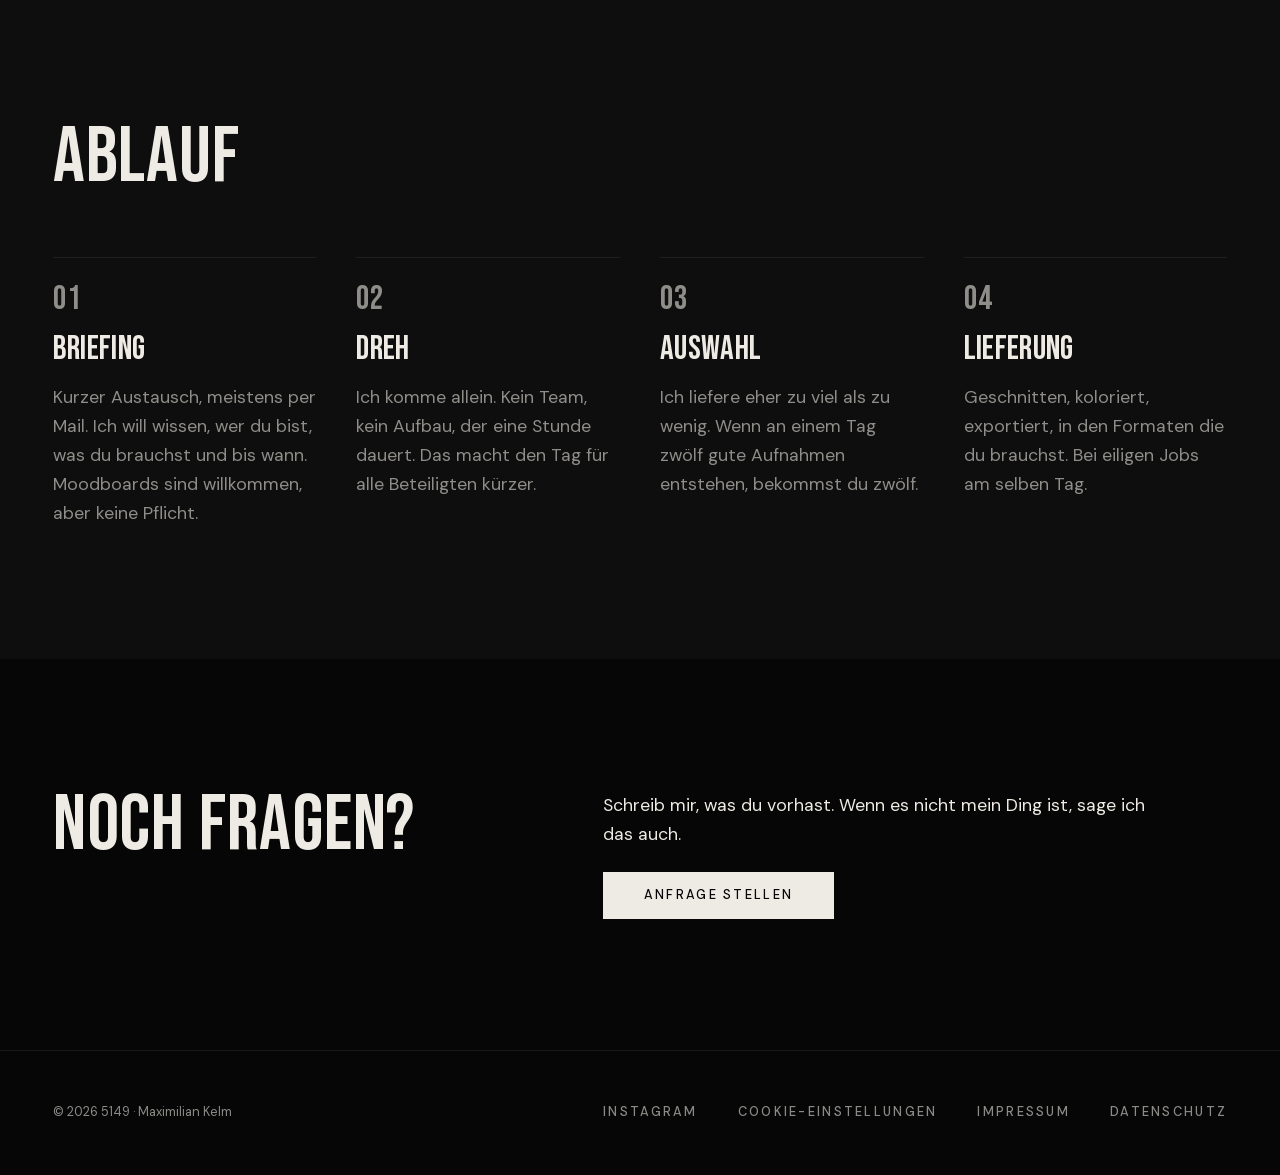
<file: leistungen.html>
<!DOCTYPE html>
<html lang="de">
<head>
<meta charset="utf-8">
<meta name="viewport" content="width=device-width, initial-scale=1">
<title>Leistungen · Fotografie, Video, Schnitt, Social Media | 5149</title>
<meta name="description" content="Fotografie für Sport und Marken, Videografie und Eventbegleitung, Videoschnitt zum Festpreis und Social-Media-Betreuung. Maximilian Kelm aus Braunschweig.">
<link rel="canonical" href="https://fiftyone49.de/leistungen.html">
<meta name="theme-color" content="#060606">
<meta property="og:type" content="website">
<meta property="og:locale" content="de_DE">
<meta property="og:site_name" content="5149 · Maximilian Kelm">
<meta property="og:url" content="https://fiftyone49.de/leistungen.html">
<meta property="og:title" content="Leistungen · Fotografie, Video, Schnitt, Social Media | 5149">
<meta property="og:description" content="Fotografie für Sport und Marken, Videografie und Eventbegleitung, Videoschnitt zum Festpreis und Social-Media-Betreuung. Maximilian Kelm aus Braunschweig.">
<meta property="og:image" content="https://fiftyone49.de/og-image.jpg">
<meta property="og:image:width" content="1200">
<meta property="og:image:height" content="630">
<meta name="twitter:card" content="summary_large_image">
<meta name="twitter:title" content="Leistungen · Fotografie, Video, Schnitt, Social Media | 5149">
<meta name="twitter:description" content="Fotografie für Sport und Marken, Videografie und Eventbegleitung, Videoschnitt zum Festpreis und Social-Media-Betreuung. Maximilian Kelm aus Braunschweig.">
<meta name="twitter:image" content="https://fiftyone49.de/og-image.jpg">
<link rel="preload" href="/assets/fonts/bebas-neue-400-latin.woff2" as="font" type="font/woff2" crossorigin>
<link rel="preload" href="/assets/fonts/dm-sans-300-500-latin.woff2" as="font" type="font/woff2" crossorigin>
<link rel="stylesheet" href="/assets/css/style.css">
<script src="/assets/js/main.js" defer></script>
<script src="/assets/js/consent.js" defer></script>
</head>
<body>
<a class="skip-link" href="#inhalt">Zum Inhalt springen</a>
<header class="site-header">
  <div class="site-header__inner wrap">
    <a class="site-logo" href="/" aria-label="5149, zur Startseite"><picture><source srcset="/images/logo.webp" type="image/webp"><img src="/images/logo.png" width="245" height="78" alt=""></picture></a>
    <nav class="nav">
      <ul class="nav__list">
        <li><a class="ui-link" href="/">Start</a></li>
        <li><a class="ui-link" href="/leistungen.html">Leistungen</a></li>
        <li><a class="ui-link" href="/arbeiten.html">Arbeiten</a></li>
        <li><a class="ui-link" href="/#ueber-mich">Über mich</a></li>
        <li><a class="ui-link" href="/#kontakt">Kontakt</a></li>
      </ul>
      <a class="btn btn--primary btn--small" href="/#kontakt">Anfrage stellen</a>
    </nav>
    <button class="burger" type="button" aria-expanded="false" aria-controls="menu" aria-label="Menü öffnen"><span class="burger__line"></span><span class="burger__line"></span></button>
  </div>
</header>
<div class="menu" id="menu">
  <ul class="menu__list">
    <li><a class="menu__link" href="/">Start</a></li>
    <li><a class="menu__link" href="/leistungen.html">Leistungen</a></li>
    <li><a class="menu__link" href="/arbeiten.html">Arbeiten</a></li>
    <li><a class="menu__link" href="/#ueber-mich">Über mich</a></li>
    <li><a class="menu__link" href="/#kontakt">Kontakt</a></li>
  </ul>
  <a class="btn btn--primary" href="/#kontakt">Anfrage stellen</a>
</div>

<main id="inhalt" tabindex="-1">

  <section class="page-head">
    <div class="wrap stack">
      <p class="t-label">Übersicht</p>
      <h1 class="t-hero">Was ich<br>mache</h1>
      <p class="measure t-light">Fotografie, Videografie, Schnitt und Social Media. Was davon du brauchst, findet sich im Gespräch meistens schneller als hier. Trotzdem, hier steht es.</p>
      <ul class="jump" role="list">
        <li><a class="ui-link" href="#fotografie">Fotografie</a></li>
        <li><a class="ui-link" href="#videografie">Videografie</a></li>
        <li><a class="ui-link" href="#postproduktion">Postproduktion</a></li>
        <li><a class="ui-link" href="#socialmedia">Social Media</a></li>
      </ul>
    </div>
  </section>

  <section class="section section--gray" id="fotografie">
    <div class="wrap">
      <div class="section-head section-head--split reveal">
        <h2 class="t-h2">Fotografie</h2>
        <div class="stack measure">
          <p>Am liebsten Sport. Stadion und Functional Fitness. Da kenne ich den Ablauf und weiß ungefähr, wann was passiert. Portraits, Produkte und Industrie mache ich genauso, das kommt über die Jahre einfach dazu.</p>
          <p>Die Ausrüstung ist dabei ziemlich egal geworden. Das meiste entscheidet sich beim Hinstellen und beim Timing. Und ich liefere in der Regel mehr, als bestellt war: Wenn an einem Tag zwölf gute Bilder entstehen, bekommst du zwölf und nicht die vereinbarten fünf.</p>
        </div>
      </div>
      <div class="grid grid--4 areas">
        <article class="area area--media reveal">
          <div class="media media--portrait"><picture><source srcset="/images/foto-sport-functional.webp" type="image/webp"><img src="/images/foto-sport-functional.jpg" width="1200" height="1800" alt="Sport Fotografie" loading="lazy" decoding="async"></picture></div>
          <h3 class="t-h3">Sport</h3>
          <p class="t-muted">Bundesliga und Functional Fitness. Ich weiß, wo ich stehen muss und wann ich abdrücke. Bei dringenden Jobs bekommst du eine erste Auswahl noch am selben Tag.</p>
        </article>
        <article class="area area--media reveal">
          <div class="media media--portrait"><picture><source srcset="/images/foto-people-luca-portrait.webp" type="image/webp"><img class="op-20" src="/images/foto-people-luca-portrait.jpg" width="1200" height="1800" alt="People Fotografie Portrait" loading="lazy" decoding="async"></picture></div>
          <h3 class="t-h3">People</h3>
          <p class="t-muted">Portraits, Lifestyle, Editorial. Meistens Athleten und Leute, die schon wissen, wie sie wirken wollen. Diskret, und schnell genug, dass niemand einen halben Tag blockiert.</p>
        </article>
        <article class="area area--media reveal">
          <div class="media media--portrait"><picture><source srcset="/images/foto-corporate-bepro-kreatin.webp" type="image/webp"><img class="op-35" src="/images/foto-corporate-bepro-kreatin.jpg" width="1202" height="1800" alt="Corporate Fotografie Produkt" loading="lazy" decoding="async"></picture></div>
          <h3 class="t-h3">Corporate</h3>
          <p class="t-muted">Produktshootings, Industriereportagen, Kampagnen. Vom Volkswagen Werk bis zum Supplement-Hersteller. Ernsthaft genug für die Marke, aber nicht so brav, dass es keiner anschaut.</p>
        </article>
        <article class="area area--media reveal">
          <div class="media media--portrait"><picture><source srcset="/images/foto-event-ballerleague-couch.webp" type="image/webp"><img src="/images/foto-event-ballerleague-couch.jpg" width="1200" height="1800" alt="Event Fotografie Live" loading="lazy" decoding="async"></picture></div>
          <h3 class="t-h3">Events</h3>
          <p class="t-muted">Baller League, World Fitness Project, Pressetermine. Ich begleite den Tag komplett und schicke dir das Material, solange es noch aktuell ist.</p>
        </article>
      </div>
    </div>
  </section>

  <section class="section" id="videografie">
    <div class="wrap">
      <div class="section-head section-head--split reveal">
        <h2 class="t-h2">Videografie</h2>
        <div class="stack measure">
          <p>Der Takt hat sich verschoben. Vor ein paar Jahren war das Ziel der perfekte Imagefilm, heute ist es meistens: genug gutes Material, schnell genug da. Beides geht bei mir, ich frage nur vorher, was von beidem du brauchst.</p>
          <p>Klassische Produktionen mit Konzept, Storyboard und Drehtag gibt es weiterhin, nur seltener. Wenn du eine hast, gut. Wenn du stattdessen jemanden brauchst, der mit auf ein Event fährt und abends fünf Reels schickt, geht das auch.</p>
        </div>
      </div>
      <div class="grid grid--4 areas">
        <article class="area reveal">
          <h3 class="t-h3">Eventbegleitung</h3>
          <p class="t-muted">Ich fahre mit, filme den Tag und liefere zeitnah zurück. Wenn es eilig ist, noch am selben Abend.</p>
        </article>
        <article class="area reveal">
          <h3 class="t-h3">Kampagnen</h3>
          <p class="t-muted">Geplante Produktionen mit Konzept, vom Imagefilm bis zum Spot. Für alles, bei dem jede Einstellung vorher feststehen muss.</p>
        </article>
        <article class="area reveal">
          <h3 class="t-h3">Reels und Shorts</h3>
          <p class="t-muted">Vertikal, und in den ersten zwei Sekunden muss jemand hängen bleiben. Instagram, TikTok, YouTube. Dreh und Schnitt aus einer Hand.</p>
        </article>
        <article class="area reveal">
          <h3 class="t-h3">UGC</h3>
          <p class="t-muted">Du hast niemanden vor der Kamera? Wir schreiben zusammen das Skript, du schickst mir das Produkt, ich drehe es. Fertig zum Posten.</p>
        </article>
      </div>
      <div class="videos videos--hoch block-media reveal">
        <div class="video video--hoch"><div data-yt-id="9YYxu0vJLF4" data-yt-title="Reel 1"></div></div>
        <div class="video video--hoch"><div data-yt-id="TIxihOYULO8" data-yt-title="Reel 2"></div></div>
        <div class="video video--hoch"><div data-yt-id="htog8OKU0nI" data-yt-title="Reel 3"></div></div>
      </div>
    </div>
  </section>

  <section class="section section--gray" id="postproduktion">
    <div class="wrap">
      <div class="section-head section-head--split reveal">
        <h2 class="t-h2">Postproduktion</h2>
        <div class="stack measure">
          <p>Du lieferst, ich schneide. Vlogs, Reels, Kampagnenvideos. Du schickst mir Material und ein kurzes Briefing, ich schicke dir ein fertiges Video. Preis und Liefertermin stehen vorher fest.</p>
          <p>Was ich in den Jahren vor allem gelernt habe: Die meisten Videos sind zu lang, und die meisten Schnitte sitzen einen Tick zu früh. Der Rest ist Handwerk. Du kümmerst dich um nichts außer ums Hochladen, ich mache Schnitt, Farbe, Ton, Untertitel und den Export in den Formaten, die du brauchst. Eine Korrekturschleife ist immer drin und reicht meistens auch.</p>
        </div>
      </div>
      <div class="grid grid--3 areas">
        <article class="area reveal">
          <h3 class="t-h3">Reels und Shorts</h3>
          <p class="t-muted">Schnittfrequenz passend zur Plattform. Was auf TikTok funktioniert, ist auf YouTube oft schon zu hektisch.</p>
        </article>
        <article class="area reveal">
          <h3 class="t-h3">Vlogs und YouTube</h3>
          <p class="t-muted">Längere Formate, Interviews, Erklärvideos. Struktur zuerst, dann Ton, dann Farbe.</p>
        </article>
        <article class="area reveal">
          <h3 class="t-h3">Kampagnen-Cuts</h3>
          <p class="t-muted">Imagevideos und Spots, bei denen am Ende jemand mit Budget draufschaut.</p>
        </article>
      </div>
      <div class="stack block-media reveal">
        <div class="media media--natural"><picture><source srcset="/images/post-timeline.webp" type="image/webp"><img src="/images/post-timeline.jpg" width="2200" height="705" alt="Premiere Pro Timeline" loading="lazy" decoding="async"></picture></div>
        <div class="videos videos--quer">
          <div class="video"><div data-yt-id="qzz7JQ5Mamw" data-yt-title="Videografie Showcase 1"></div></div>
          <div class="video"><div data-yt-id="94azty7Z0uw" data-yt-title="Videografie Showcase 2"></div></div>
        </div>
      </div>
    </div>
  </section>

  <section class="section" id="socialmedia">
    <div class="wrap">
      <div class="section-head section-head--split reveal">
        <h2 class="t-h2">Social Media</h2>
        <div class="stack measure">
          <p>Bevor ich das für andere gemacht habe, war ich Social-Media-Manager bei einer Fitnessmarke, hatte eigene Online-Shops und habe jahrelang mit Influencern zusammengearbeitet. Dazu die Zeit als Creator. Das ist der Grund, warum ich dir relativ schnell sagen kann, was auf deinem Account gerade nicht funktioniert.</p>
          <p>Was du nicht bekommst, ist ein 40-Seiten-Deck. Du bekommst einen Plan, den du auch umsetzen kannst: was gepostet wird, wie oft, und woran du merkst, ob es läuft.</p>
        </div>
      </div>
      <div class="grid grid--3 areas">
        <article class="area reveal">
          <h3 class="t-h3">Strategie</h3>
          <p class="t-muted">Ich schaue mir deinen Account, deine Marke und deine Zielgruppe an und baue daraus einen Plan. Nichts aus der Vorlage, sondern für deinen Fall.</p>
        </article>
        <article class="area reveal">
          <h3 class="t-h3">Ganzer Account</h3>
          <p class="t-muted">Wenn du keinen Bock auf den Aufwand hast, übernehme ich alles: Planung, Content, Posting, Community.</p>
        </article>
        <article class="area reveal">
          <h3 class="t-h3">UGC</h3>
          <p class="t-muted">Skript zusammen, Produkt zu mir, Dreh bei mir. Du bekommst Material, das aussieht wie von einem Kunden und nicht wie eine Anzeige.</p>
        </article>
      </div>
      <div class="grid grid--3 block-media reveal">
        <div class="media media--portrait"><picture><source srcset="/images/sm-hero-max.webp" type="image/webp"><img class="op-30" src="/images/sm-hero-max.jpg" width="1800" height="1687" alt="Maximilian Kelm" loading="lazy" decoding="async"></picture></div>
        <div class="media media--portrait"><picture><source srcset="/images/foto-people-vivi.webp" type="image/webp"><img src="/images/foto-people-vivi.jpg" width="1439" height="1800" alt="Vivi Workout" loading="lazy" decoding="async"></picture></div>
        <div class="media media--portrait"><picture><source srcset="/images/foto-people-anna-aorta.webp" type="image/webp"><img src="/images/foto-people-anna-aorta.jpg" width="1200" height="1800" alt="Anna Aorta Workout" loading="lazy" decoding="async"></picture></div>
      </div>
    </div>
  </section>

  <section class="section section--gray" id="ablauf">
    <div class="wrap">
      <div class="section-head reveal">
        <h2 class="t-h2">Ablauf</h2>
      </div>
      <ol class="grid grid--4 steps reveal" role="list">
        <li class="step">
          <p class="step__num" aria-hidden="true">01</p>
          <h3 class="t-h3">Briefing</h3>
          <p class="t-muted">Kurzer Austausch, meistens per Mail. Ich will wissen, wer du bist, was du brauchst und bis wann. Moodboards sind willkommen, aber keine Pflicht.</p>
        </li>
        <li class="step">
          <p class="step__num" aria-hidden="true">02</p>
          <h3 class="t-h3">Dreh</h3>
          <p class="t-muted">Ich komme allein. Kein Team, kein Aufbau, der eine Stunde dauert. Das macht den Tag für alle Beteiligten kürzer.</p>
        </li>
        <li class="step">
          <p class="step__num" aria-hidden="true">03</p>
          <h3 class="t-h3">Auswahl</h3>
          <p class="t-muted">Ich liefere eher zu viel als zu wenig. Wenn an einem Tag zwölf gute Aufnahmen entstehen, bekommst du zwölf.</p>
        </li>
        <li class="step">
          <p class="step__num" aria-hidden="true">04</p>
          <h3 class="t-h3">Lieferung</h3>
          <p class="t-muted">Geschnitten, koloriert, exportiert, in den Formaten die du brauchst. Bei eiligen Jobs am selben Tag.</p>
        </li>
      </ol>
    </div>
  </section>

  <section class="section" id="fragen">
    <div class="wrap split reveal">
      <h2 class="t-h2">Noch Fragen?</h2>
      <div class="stack">
        <p class="measure">Schreib mir, was du vorhast. Wenn es nicht mein Ding ist, sage ich das auch.</p>
        <p><a class="btn btn--primary btn--block-mobile" href="/#kontakt">Anfrage stellen</a></p>
      </div>
    </div>
  </section>

</main>

<footer class="site-footer">
  <div class="site-footer__inner wrap">
    <p class="site-footer__copy">© <span data-year>2026</span> 5149 · Maximilian Kelm</p>
    <ul class="site-footer__list">
      <li><a class="ui-link" href="https://www.instagram.com/fiftyone_49/" target="_blank" rel="noopener" aria-label="Instagram von 5149, öffnet in neuem Tab">Instagram</a></li>
      <li><button class="ui-link" type="button" data-consent-reset>Cookie-Einstellungen</button></li>
      <li><a class="ui-link" href="/impressum.html">Impressum</a></li>
      <li><a class="ui-link" href="/datenschutz.html">Datenschutz</a></li>
    </ul>
  </div>
</footer>
</body>
</html>
</file>
<file: assets/css/style.css>
/* ==========================================================================
   5149 · style.css – das einzige Stylesheet der Seite
   Aufbau: Fonts · Tokens · Reset · Basis · Layout · Typografie ·
           Komponenten · Seiten · Consent · Bewegung · Utilities

   Bewegungsmuster (maximal drei):
   1  Reveal – Sektionen blenden beim Scrollen ein (nur Opacity)
   2  Marquee – Markenlaufband
   3  Zustandswechsel – Hover, Header-Hintergrund, Menü (Farbe, Opacity)

   --accent nur für: Fokus-Ring, Link-Unterstreichung, Hover, aktiven Nav-Punkt.
   ========================================================================== */


/* Fonts --------------------------------------------------------------------
   Selbst gehostet, Lizenz: assets/fonts/OFL-*.txt
   Die Fallback-Faces sind auf die Laufweite der Webfonts skaliert, damit der
   Wechsel nach dem Laden keinen Layout-Sprung auslöst. */

@font-face {
  font-family: "Bebas Neue";
  src: url("../fonts/bebas-neue-400-latin.woff2") format("woff2");
  font-weight: 400;
  font-style: normal;
  font-display: swap;
}

@font-face {
  font-family: "DM Sans";
  src: url("../fonts/dm-sans-300-500-latin.woff2") format("woff2");
  font-weight: 300 500;
  font-style: normal;
  font-display: swap;
}

@font-face {
  font-family: "Bebas Neue Fallback";
  src: local("Impact");
  size-adjust: 77.8%;
  ascent-override: 115.6%;
  descent-override: 38.5%;
  line-gap-override: 0%;
}

@font-face {
  font-family: "Bebas Neue Fallback Narrow";
  src: local("Arial Narrow");
  size-adjust: 72.2%;
  ascent-override: 124.7%;
  descent-override: 41.6%;
  line-gap-override: 0%;
}

@font-face {
  font-family: "DM Sans Fallback";
  src: local("Arial");
  size-adjust: 103.5%;
  ascent-override: 95.9%;
  descent-override: 30%;
  line-gap-override: 0%;
}


/* Tokens ------------------------------------------------------------------ */

:root {
  /* Farbe */
  --black: #060606;
  --white: #eeebe4;
  --gray: #0e0e0e;
  --border: rgba(255,255,255,0.07);
  --muted: rgba(238,235,228,0.58);   /* war 0.35 – Kontrast war nur ~2,8:1 */
  --accent: #a4f24c;
  --line-strong: rgba(238,235,228,0.40);  /* Formularfelder, Ghost-Button: ≥ 3:1 */
  --scrim: rgba(6,6,6,0.8);               /* hinter Text auf Bildern */
  --header-bg: rgba(6,6,6,0.92);

  /* Schrift */
  --font-display: "Bebas Neue", "Bebas Neue Fallback", "Bebas Neue Fallback Narrow", Impact, "Arial Narrow", sans-serif;
  --font-body: "DM Sans", "DM Sans Fallback", "Helvetica Neue", Helvetica, Arial, sans-serif;

  --fs-hero:  clamp(4.25rem, 2.6rem + 7.4vw, 11rem);
  --fs-h2:    clamp(2.75rem, 1.9rem + 3.8vw, 6rem);
  --fs-h3:    clamp(1.625rem, 1.4rem + 0.9vw, 2.25rem);
  --fs-body:  clamp(1rem, 0.96rem + 0.18vw, 1.125rem);
  --fs-label: clamp(0.75rem, 0.73rem + 0.08vw, 0.8125rem);

  --lh-display: 0.9;
  --lh-body: 1.65;
  --tracking-label: 0.18em;

  /* Abstand */
  --sp-1: 0.25rem;
  --sp-2: 0.5rem;
  --sp-3: 1rem;
  --sp-4: 1.5rem;
  --sp-5: 2.5rem;
  --sp-6: 4rem;
  --sp-7: 6.5rem;
  --sp-8: 10rem;

  --gutter: clamp(1.25rem, 0.5rem + 3.5vw, 4rem);
  --section-pad: clamp(var(--sp-6), 1rem + 9vw, var(--sp-8));
  --max: 90rem;
  --measure: 36rem;
  --header-h: 4.5rem;

  /* Bewegung */
  --ease-out: cubic-bezier(0.2, 0.8, 0.2, 1);
  --dur-fast: 200ms;
  --dur-slow: 800ms;

  /* Ebenen */
  --z-menu: 90;
  --z-header: 100;
  --z-banner: 150;
  --z-skip: 200;
}


/* Reset ------------------------------------------------------------------- */

*, *::before, *::after { box-sizing: border-box; }
* { margin: 0; }

html {
  -webkit-text-size-adjust: 100%;
  text-size-adjust: 100%;
  color-scheme: dark;
  background: var(--black);
}

img, picture, svg, video, iframe { display: block; max-width: 100%; }
img { height: auto; }
input, button, textarea, select { font: inherit; color: inherit; }
button { background: none; border: 0; padding: 0; cursor: pointer; }
a { color: inherit; text-decoration: none; }
[hidden] { display: none !important; }


/* Basis ------------------------------------------------------------------- */

body {
  min-height: 100vh;
  overflow-x: clip;
  background: var(--black);
  color: var(--white);
  font-family: var(--font-body);
  font-size: var(--fs-body);
  font-weight: 400;
  line-height: var(--lh-body);
  font-synthesis: none;
  -webkit-font-smoothing: antialiased;
}

h1, h2, h3 { font-weight: 400; text-wrap: balance; }
p { text-wrap: pretty; hyphens: auto; hyphenate-limit-chars: 12 5 5; }

::selection { background: var(--white); color: var(--black); }

:focus-visible {
  outline: 2px solid var(--accent);
  outline-offset: 3px;
}
[tabindex="-1"]:focus { outline: none; }

[id] { scroll-margin-top: calc(var(--header-h) + var(--sp-3)); }


/* Layout ------------------------------------------------------------------ */

.wrap {
  width: 100%;
  max-width: var(--max);
  margin-inline: auto;
  padding-inline: var(--gutter);
}

.section { padding-block: var(--section-pad); }
.section--gray { background: var(--gray); }
.section--flush-top { padding-top: 0; }

.page-head {
  padding-top: calc(var(--header-h) + var(--section-pad));
  padding-bottom: var(--section-pad);
}

.stack > * + * { margin-top: var(--stack-gap, var(--sp-4)); }
.stack--tight { --stack-gap: var(--sp-3); }

.grid { display: grid; gap: var(--grid-gap, var(--sp-4)); }
.split { display: grid; gap: var(--sp-5); }

.section-head { display: grid; gap: var(--sp-3); margin-bottom: var(--sp-6); }
.section-head--row {
  display: flex;
  flex-wrap: wrap;
  align-items: flex-end;
  justify-content: space-between;
  gap: var(--sp-3) var(--sp-5);
}

@media (width >= 37.5rem) {
  .grid--2, .grid--4 { grid-template-columns: repeat(2, minmax(0, 1fr)); }
}
@media (width >= 56.25rem) {
  .grid--3 { grid-template-columns: repeat(3, minmax(0, 1fr)); }
  .split,
  .section-head--split {
    grid-template-columns: 5fr 7fr;
    gap: var(--sp-7);
  }
  .split,
  .section-head--split { align-items: start; }
}
@media (width >= 68.75rem) {
  .grid--4 { grid-template-columns: repeat(4, minmax(0, 1fr)); }
}


/* Typografie -------------------------------------------------------------- */

.t-hero, .t-h2, .t-h3 {
  font-family: var(--font-display);
  line-height: var(--lh-display);
  letter-spacing: 0.01em;
  text-transform: uppercase;
}
.t-hero { font-size: var(--fs-hero); line-height: 0.86; }
.t-h2   { font-size: var(--fs-h2); }
.t-h3   { font-size: var(--fs-h3); line-height: 1; }

.t-body  { font-size: var(--fs-body); }
.t-light { font-weight: 300; }
.t-muted { color: var(--muted); }

.t-label {
  font-family: var(--font-body);
  font-size: var(--fs-label);
  font-weight: 500;
  line-height: 1.4;
  letter-spacing: var(--tracking-label);
  text-transform: uppercase;
  color: var(--muted);
}

.measure { max-width: var(--measure); }

.link {
  text-decoration: underline;
  text-decoration-color: var(--accent);
  text-decoration-thickness: 1px;
  text-underline-offset: 0.25em;
  transition: color var(--dur-fast) var(--ease-out);
}
.link:hover { color: var(--accent); }


/* Komponente: UI-Link (Navigation, Footer) -------------------------------- */

.ui-link {
  display: inline-flex;
  align-items: center;
  min-height: 2.75rem;
  font-size: var(--fs-label);
  font-weight: 500;
  letter-spacing: var(--tracking-label);
  text-transform: uppercase;
  white-space: nowrap;
  color: var(--muted);
  text-decoration: underline;
  text-decoration-color: transparent;
  text-decoration-thickness: 1px;
  text-underline-offset: 0.5em;
  transition: color var(--dur-fast) var(--ease-out),
              text-decoration-color var(--dur-fast) var(--ease-out);
}
.ui-link:hover { color: var(--white); text-decoration-color: var(--accent); }
.ui-link[aria-current="page"] { color: var(--accent); }


/* Komponente: Buttons ----------------------------------------------------- */

.btn {
  display: inline-flex;
  align-items: center;
  justify-content: center;
  min-height: 2.75rem;
  padding: var(--sp-3) var(--sp-5);
  border: 1px solid transparent;
  font-family: var(--font-body);
  font-size: var(--fs-label);
  font-weight: 500;
  line-height: 1;
  letter-spacing: var(--tracking-label);
  text-align: center;
  text-transform: uppercase;
  white-space: nowrap;
  transition: background-color var(--dur-fast) var(--ease-out),
              color var(--dur-fast) var(--ease-out),
              border-color var(--dur-fast) var(--ease-out);
}

/* Primär: helle Fläche. Hover wechselt auf dunkle Fläche mit Akzent-Rahmen –
   der Akzent erscheint nie als Button-Hintergrund. */
.btn--primary { background: var(--white); color: var(--black); border-color: var(--white); }
.btn--primary:hover { background: var(--black); color: var(--white); border-color: var(--accent); }

.btn--ghost { background: transparent; color: var(--white); border-color: var(--line-strong); }
.btn--ghost:hover { color: var(--accent); border-color: var(--accent); }

.btn--small { padding: var(--sp-2) var(--sp-4); }

.btn:disabled { cursor: progress; }

@media (width < 37.5rem) {
  .btn--block-mobile { width: 100%; }
}


/* Komponente: Skip-Link --------------------------------------------------- */

.skip-link {
  position: absolute;
  top: var(--sp-2);
  left: var(--gutter);
  z-index: var(--z-skip);
  padding: var(--sp-2) var(--sp-3);
  background: var(--white);
  color: var(--black);
  font-size: var(--fs-label);
  font-weight: 500;
  letter-spacing: var(--tracking-label);
  text-transform: uppercase;
  transform: translateY(-200%);
}
.skip-link:focus { transform: none; }


/* Komponente: Header und Navigation --------------------------------------- */

/* Immer mit Hintergrund: Nav-Links liegen sonst über hellen Hero-Fotos. */
.site-header {
  position: fixed;
  inset: 0 0 auto;
  z-index: var(--z-header);
  background: var(--header-bg);
  border-bottom: 1px solid transparent;
  transition: border-color var(--dur-fast) var(--ease-out);
}
.site-header.is-scrolled,
.menu-open .site-header { border-bottom-color: var(--border); }

.site-header__inner {
  display: flex;
  align-items: center;
  justify-content: space-between;
  gap: var(--sp-4);
  height: var(--header-h);
}

.site-logo { display: inline-flex; flex-shrink: 0; }
.site-logo img { width: auto; height: 1.75rem; }

.nav { display: flex; align-items: center; gap: var(--sp-5); }
.nav__list { display: flex; gap: var(--sp-5); list-style: none; padding: 0; }

.burger {
  position: relative;
  display: none;
  width: 2.75rem;
  height: 2.75rem;
  margin-right: calc(var(--sp-2) * -1);
}
.burger__line {
  position: absolute;
  top: 50%;
  left: 25%;
  width: 50%;
  height: 1.5px;
  background: var(--white);
  transition: transform var(--dur-fast) var(--ease-out);
}
.burger__line:first-child { transform: translateY(-4px); }
.burger__line:last-child  { transform: translateY(4px); }
.burger[aria-expanded="true"] .burger__line:first-child { transform: rotate(45deg); }
.burger[aria-expanded="true"] .burger__line:last-child  { transform: rotate(-45deg); }

.menu {
  position: fixed;
  inset: 0;
  z-index: var(--z-menu);
  display: flex;
  flex-direction: column;
  justify-content: flex-start;
  justify-content: safe center;
  gap: var(--sp-5);
  padding: calc(var(--header-h) + var(--sp-5)) var(--gutter) var(--sp-6);
  overflow-y: auto;
  background: var(--black);
  opacity: 0;
  visibility: hidden;
  transition: opacity var(--dur-fast) var(--ease-out),
              visibility 0s linear var(--dur-fast);
}
.menu.is-open {
  opacity: 1;
  visibility: visible;
  transition: opacity var(--dur-fast) var(--ease-out), visibility 0s;
}
.menu__list { display: grid; gap: var(--sp-2); list-style: none; padding: 0; }
.menu__link {
  display: inline-block;
  font-family: var(--font-display);
  font-size: var(--fs-h2);
  line-height: 1;
  text-transform: uppercase;
  text-decoration: underline;
  text-decoration-color: transparent;
  text-decoration-thickness: 2px;
  text-underline-offset: 0.12em;
  transition: text-decoration-color var(--dur-fast) var(--ease-out);
}
.menu__link:hover { text-decoration-color: var(--accent); }
.menu__link[aria-current="page"] { color: var(--accent); }
.menu .btn { align-self: flex-start; }

.menu-open { overflow: hidden; }

/* Navigations-Umbruch bei 64rem – darunter passen fünf Punkte plus Button nicht einzeilig. */
@media (width < 64rem) {
  .nav { display: none; }
  .burger { display: inline-block; }
}
@media (width >= 64rem) {
  .menu { display: none; }
}


/* Komponente: Footer ------------------------------------------------------ */

.site-footer {
  border-top: 1px solid var(--border);
  padding-block: var(--sp-5);
}
.site-footer__inner {
  display: flex;
  flex-wrap: wrap;
  align-items: center;
  justify-content: space-between;
  gap: var(--sp-3) var(--sp-5);
}
.site-footer__copy { font-size: var(--fs-label); color: var(--muted); }
.site-footer__list {
  display: flex;
  flex-wrap: wrap;
  gap: 0 var(--sp-5);
  list-style: none;
  padding: 0;
}


/* Komponente: Bild mit Titel-Overlay --------------------------------------
   Text liegt immer im deckenden Teil des Scrims (0.8) – nur --white darauf.
   Auf Geräten ohne Hover ist der Titel dauerhaft sichtbar. */

.media { position: relative; overflow: hidden; background: var(--gray); }
.media img {
  position: absolute;
  inset: 0;
  width: 100%;
  height: 100%;
  object-fit: cover;
}
.media--natural img { position: static; height: auto; }
.media--portrait { aspect-ratio: 4 / 5; }

.media__caption {
  position: absolute;
  inset: auto 0 0;
  display: grid;
  gap: var(--sp-1);
  padding: var(--sp-6) var(--sp-4) var(--sp-4);
  background: linear-gradient(to top, var(--scrim) 0%, var(--scrim) 60%, transparent 100%);
  color: var(--white);
  opacity: 0;
  transition: opacity var(--dur-fast) var(--ease-out);
}
.media:hover .media__caption,
.media:focus-within .media__caption { opacity: 1; }

@media (hover: none) {
  .media__caption { opacity: 1; }
}

.media__title {
  font-family: var(--font-display);
  font-size: var(--fs-h3);
  line-height: 1;
  text-transform: uppercase;
}


/* Komponente: Karten (Services, Bereiche, Ablauf) ------------------------- */

.cards, .steps { list-style: none; padding: 0; }
.cards, .areas, .steps { --grid-gap: var(--sp-5); }

.card, .area, .step {
  position: relative;
  display: flex;
  flex-direction: column;
  gap: var(--sp-3);
  padding-top: var(--sp-4);
  border-top: 1px solid var(--border);
}
.area--media { padding-top: 0; border-top: 0; }

.card__icon { width: 2.25rem; height: 2.25rem; margin-bottom: var(--sp-3); }
.card__link { margin-top: auto; align-self: flex-start; }
.card__link::after { content: ""; position: absolute; inset: 0; }

.step__num {
  font-family: var(--font-display);
  font-size: var(--fs-h3);
  line-height: 1;
  color: var(--muted);
}


/* Komponente: Videos ------------------------------------------------------ */

.videos { display: grid; gap: var(--sp-3); }

.video {
  position: relative;
  aspect-ratio: 16 / 9;
  overflow: hidden;
  background: var(--gray);
  border: 1px solid var(--border);
}
.video--hoch { aspect-ratio: 9 / 16; }
.video > [data-yt-id],
.video iframe {
  position: absolute;
  inset: 0;
  width: 100%;
  height: 100%;
  border: 0;
}

@media (width < 37.5rem) {
  .videos--hoch { grid-template-columns: minmax(0, 20rem); }
}
@media (width >= 37.5rem) {
  .videos--quer { grid-template-columns: repeat(2, minmax(0, 1fr)); }
  .videos--hoch { grid-template-columns: repeat(3, minmax(0, 1fr)); }
}
@media (width >= 68.75rem) {
  .videos--hoch-5 { grid-template-columns: repeat(5, minmax(0, 1fr)); }
}


/* Komponente: Formular ---------------------------------------------------- */

.form { display: grid; gap: var(--sp-4); }
.field { display: grid; gap: var(--sp-2); align-content: start; }

.input {
  width: 100%;
  min-height: 3rem;
  padding: var(--sp-2) var(--sp-3);
  background: var(--black);
  border: 1px solid var(--line-strong);
  border-radius: 0;
  color: var(--white);
  font-size: var(--fs-body);
  transition: border-color var(--dur-fast) var(--ease-out);
}
.input:hover { border-color: var(--accent); }
textarea.input { min-height: 10rem; resize: vertical; }

.form__note { font-size: var(--fs-label); color: var(--muted); }

/* Im zweispaltigen Kontaktbereich ist die Formularspalte bis 75rem zu schmal für Feldpaare. */
@media (56.25rem <= width < 75rem) {
  .form .grid--2 { grid-template-columns: minmax(0, 1fr); }
}


/* Seite: Startseite ------------------------------------------------------- */

.hero { display: grid; }
.hero__text {
  display: flex;
  flex-direction: column;
  justify-content: flex-end;
  gap: var(--sp-4);
  padding: calc(var(--header-h) + var(--sp-6)) var(--gutter) var(--sp-6);
}
.hero__intro { max-width: 26rem; }
.hero__media { position: relative; aspect-ratio: 4 / 5; background: var(--gray); }
.hero__media img {
  position: absolute;
  inset: 0;
  width: 100%;
  height: 100%;
  object-fit: cover;
  object-position: center 10%;
}

@media (width >= 56.25rem) {
  .hero { grid-template-columns: 1fr 1fr; min-height: 100svh; }
  .hero__text { padding-bottom: var(--sp-7); }
  .hero__media { aspect-ratio: auto; }
}

.marquee {
  overflow: hidden;
  border-block: 1px solid var(--border);
  padding-block: var(--sp-4);
}
.marquee__track {
  display: flex;
  width: max-content;
  animation: marquee 60s linear infinite;
}
.marquee:hover .marquee__track { animation-play-state: paused; }
.marquee__list {
  display: flex;
  flex-shrink: 0;
  gap: var(--sp-6);
  padding: 0 var(--sp-6) 0 0;
  list-style: none;
  font-family: var(--font-display);
  font-size: var(--fs-h3);
  line-height: 1;
  letter-spacing: 0.04em;
  text-transform: uppercase;
  white-space: nowrap;
  color: var(--muted);
}
@keyframes marquee { to { transform: translateX(-50%); } }

.pf { display: grid; gap: var(--sp-2); }
.pf .media { aspect-ratio: 4 / 5; }
.pf .media--landscape { aspect-ratio: 3 / 2; }
.pf__more { margin-top: var(--sp-5); }

@media (37.5rem <= width < 56.25rem) {
  .pf { grid-template-columns: repeat(2, minmax(0, 1fr)); }
  .pf .media--landscape,
  .pf .media--span-md { grid-column: span 2; aspect-ratio: 3 / 2; }
}
@media (width >= 56.25rem) {
  .pf { grid-template-columns: repeat(12, minmax(0, 1fr)); }
  .pf .media { grid-column: span 4; }
  .pf .media--landscape { grid-column: span 6; }
  .pf .media--third { grid-column: span 3; aspect-ratio: auto; }
}

.quote {
  padding-left: var(--sp-4);
  border-left: 1px solid var(--line-strong);
  font-family: var(--font-display);
  font-size: var(--fs-h3);
  line-height: 1.05;
  text-transform: uppercase;
}

.trio {
  display: grid;
  grid-template-columns: repeat(3, minmax(0, 1fr));
  gap: var(--sp-2);
}

.about__media { aspect-ratio: 3 / 4; }

.stats {
  display: grid;
  grid-template-columns: repeat(3, minmax(0, 1fr));
  border-block: 1px solid var(--border);
}
.stat {
  display: flex;
  flex-direction: column-reverse;
  justify-content: flex-end;
  gap: var(--sp-1);
  padding-block: var(--sp-4);
}
.stat__num {
  font-family: var(--font-display);
  font-size: var(--fs-h2);
  line-height: 1;
}


/* Seite: Leistungen ------------------------------------------------------- */

.jump {
  display: flex;
  flex-wrap: wrap;
  gap: 0 var(--sp-5);
  list-style: none;
  padding: 0;
}
.block-media { margin-top: var(--sp-6); }


/* Seite: Arbeiten --------------------------------------------------------- */

.masonry { columns: 1; column-gap: var(--sp-2); }
.masonry > .media { display: block; break-inside: avoid; margin-bottom: var(--sp-2); }

@media (width >= 37.5rem) { .masonry { columns: 2; } }
@media (width >= 68.75rem) { .masonry { columns: 3; } }


/* Seite: Impressum, Datenschutz ------------------------------------------- */

.legal {
  padding-top: calc(var(--header-h) + var(--sp-6));
  padding-bottom: var(--section-pad);
}
.legal .wrap > * { max-width: 48rem; }
.legal h1 { margin-bottom: var(--sp-4); }
.legal h2 {
  margin: var(--sp-5) 0 var(--sp-3);
  font-family: var(--font-display);
  font-size: var(--fs-h3);
  line-height: 1;
  text-transform: uppercase;
}
.legal p, .legal li { font-weight: 300; }
.legal p + p, .legal p + ul, .legal ul + p { margin-top: var(--sp-3); }
.legal ul { padding-left: var(--sp-4); }
.legal li + li { margin-top: var(--sp-2); }
.legal a {
  overflow-wrap: anywhere;
  text-decoration: underline;
  text-decoration-color: var(--accent);
  text-underline-offset: 0.25em;
}
.legal a:hover { color: var(--accent); }
.legal strong { font-weight: 500; }
.legal code { font-family: ui-monospace, SFMono-Regular, Menlo, monospace; font-size: inherit; }
.legal .stand { margin-bottom: var(--sp-5); }


/* Consent (Platzhalter und Banner aus consent.js) ------------------------- */

.yt-placeholder {
  position: absolute;
  inset: 0;
  z-index: 1;
  display: flex;
  align-items: center;
  justify-content: center;
  padding: var(--sp-3);
  background: var(--gray);
  text-align: center;
}
.yt-ph-inner { display: grid; justify-items: center; gap: var(--sp-2); max-width: 18rem; }
.yt-ph-icon { color: var(--muted); }
.yt-ph-icon svg { width: 2.75rem; height: 2.75rem; }
.yt-ph-text {
  font-family: var(--font-display);
  font-size: var(--fs-h3);
  line-height: 1;
  text-transform: uppercase;
}
.yt-ph-sub { font-size: var(--fs-label); line-height: 1.5; color: var(--muted); }

.cookie-banner {
  position: fixed;
  inset: auto 0 0;
  z-index: var(--z-banner);
  padding-block: var(--sp-4);
  background: var(--header-bg);
  border-top: 1px solid var(--border);
}
.cookie-banner__inner {
  display: flex;
  flex-wrap: wrap;
  align-items: center;
  justify-content: space-between;
  gap: var(--sp-3) var(--sp-5);
}
.cookie-banner__text { display: grid; gap: var(--sp-2); max-width: var(--measure); }
.cookie-banner__buttons { display: flex; flex-wrap: wrap; gap: var(--sp-2); }

@media (width < 37.5rem) {
  .cookie-banner__buttons { width: 100%; }
  .cookie-banner__buttons .btn { flex: 1; }
}


/* Bewegung ---------------------------------------------------------------- */

/* main.js markiert nur Elemente unterhalb des ersten Bildschirms –
   ohne JS bleibt alles sichtbar, oben flackert nichts. */
.reveal { transition: opacity var(--dur-slow) var(--ease-out); }
.reveal.is-pending { opacity: 0; }

@media (prefers-reduced-motion: reduce) {
  *, *::before, *::after {
    animation: none !important;
    transition: none !important;
    scroll-behavior: auto !important;
  }
  .reveal.is-pending { opacity: 1; }

  .marquee__track { width: auto; justify-content: center; }
  .marquee__list {
    flex-wrap: wrap;
    justify-content: center;
    row-gap: var(--sp-3);
    padding-right: 0;
    white-space: normal;
  }
  .marquee__list[aria-hidden="true"] { display: none; }
}


/* Utilities --------------------------------------------------------------- */

.visually-hidden {
  position: absolute !important;
  width: 1px;
  height: 1px;
  padding: 0;
  margin: -1px;
  overflow: hidden;
  clip: rect(0 0 0 0);
  clip-path: inset(50%);
  white-space: nowrap;
  border: 0;
}

.op-15 { object-position: center 15%; }
.op-20 { object-position: center 20%; }
.op-25 { object-position: center 25%; }
.op-30 { object-position: center 30%; }
.op-35 { object-position: center 35%; }
.op-60 { object-position: center 60%; }
.op-80 { object-position: center 80%; }
</file>
